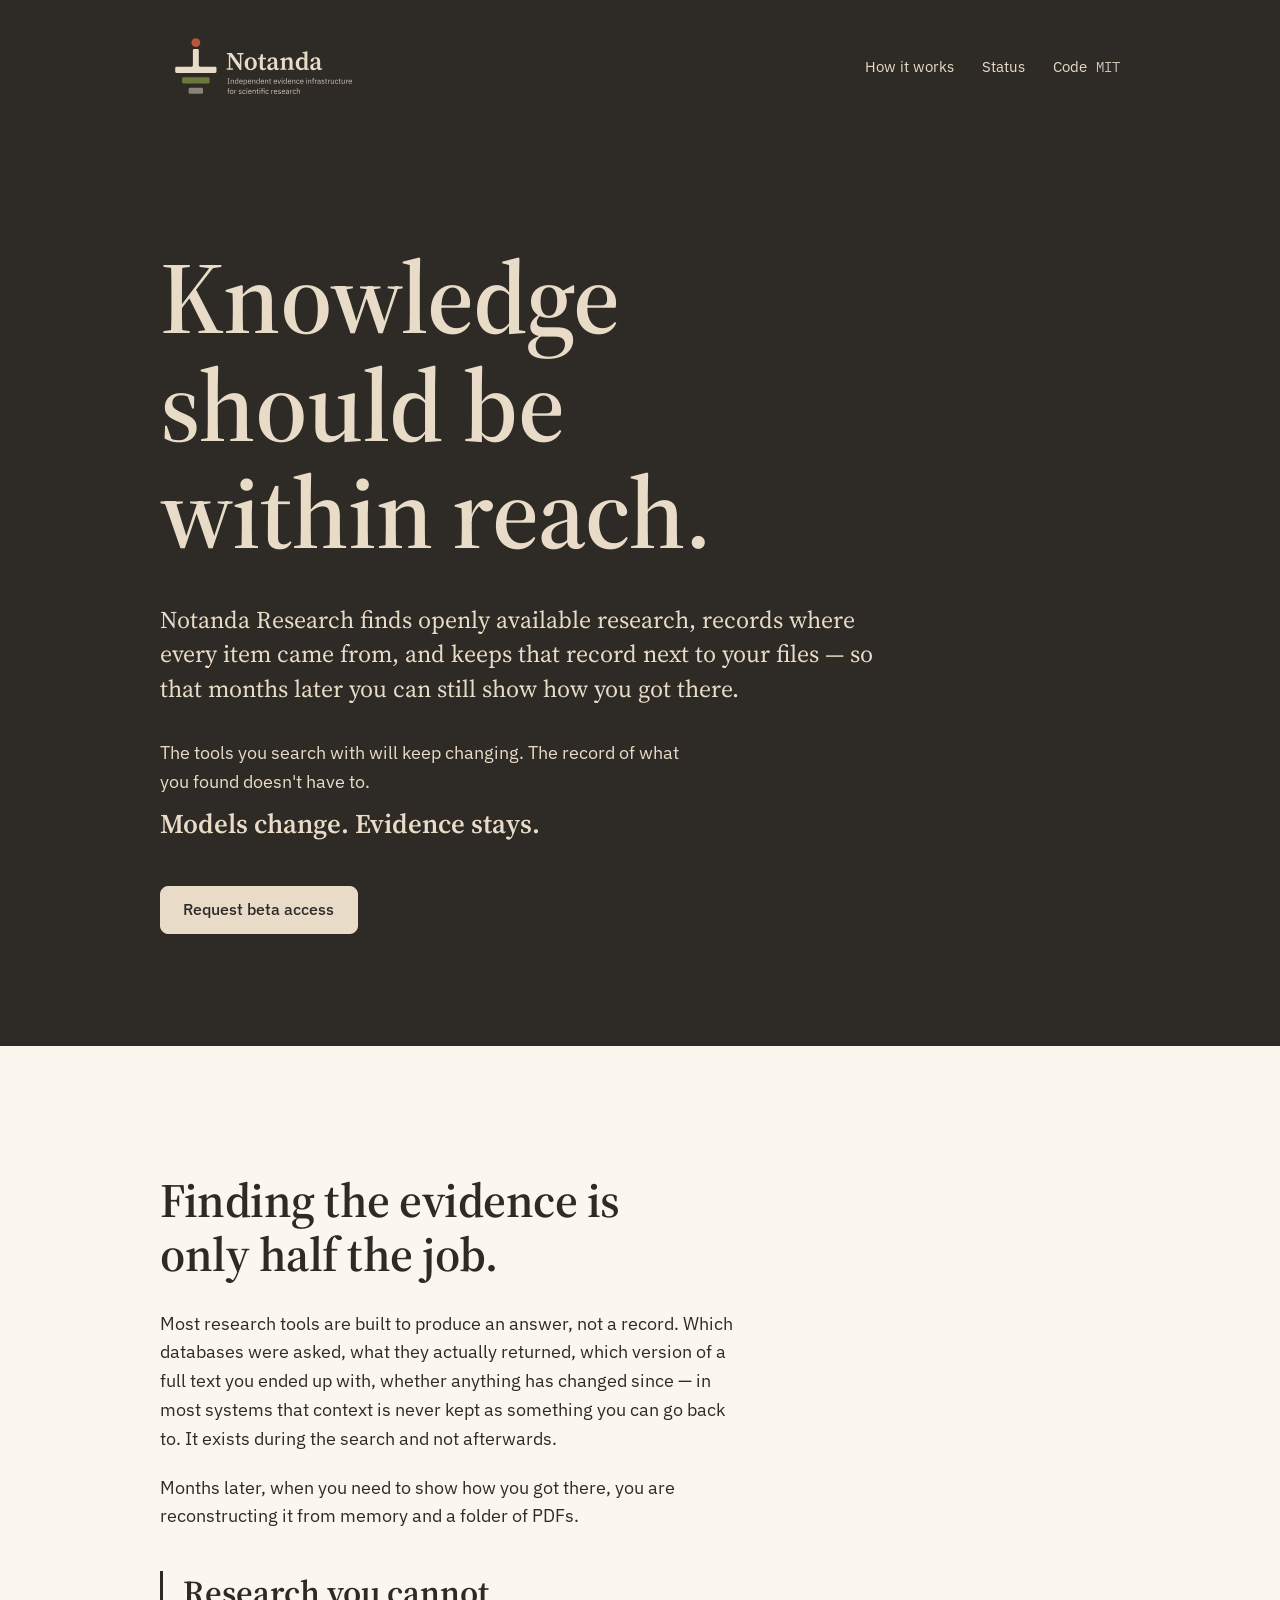
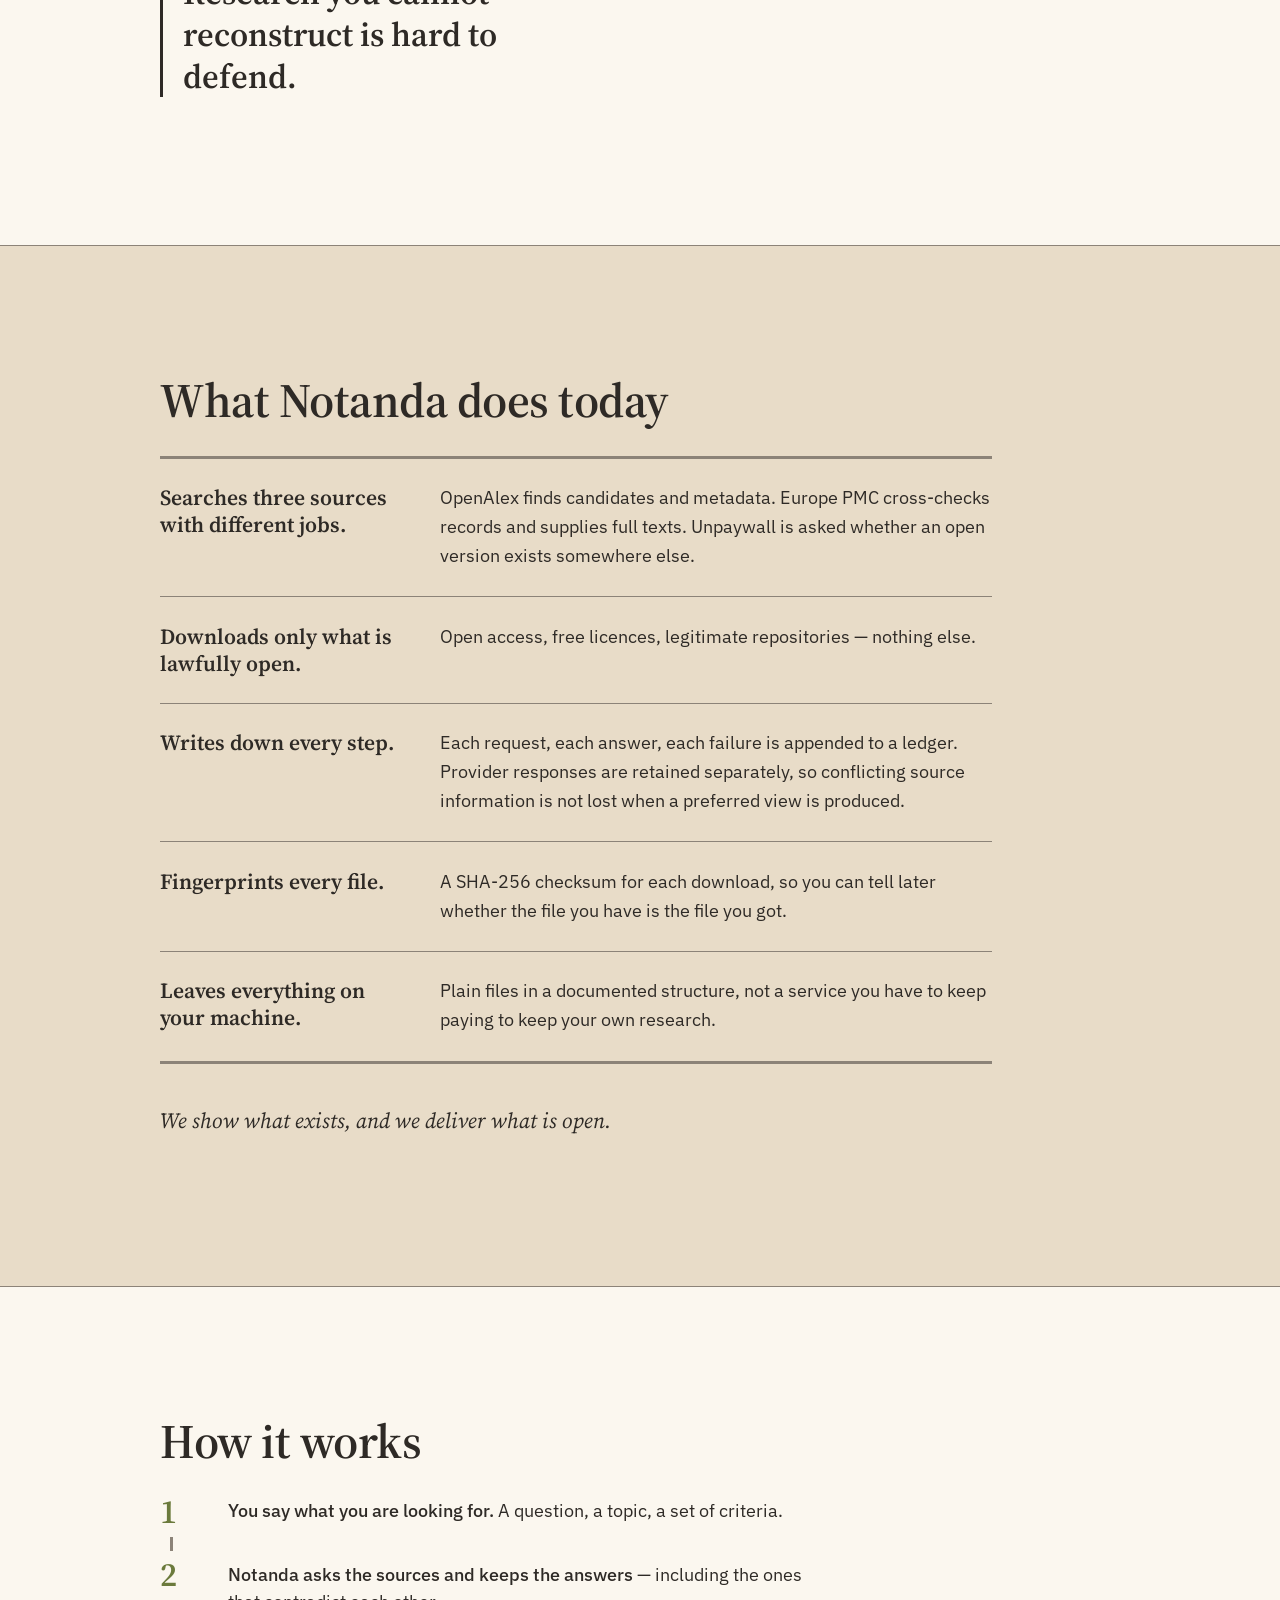
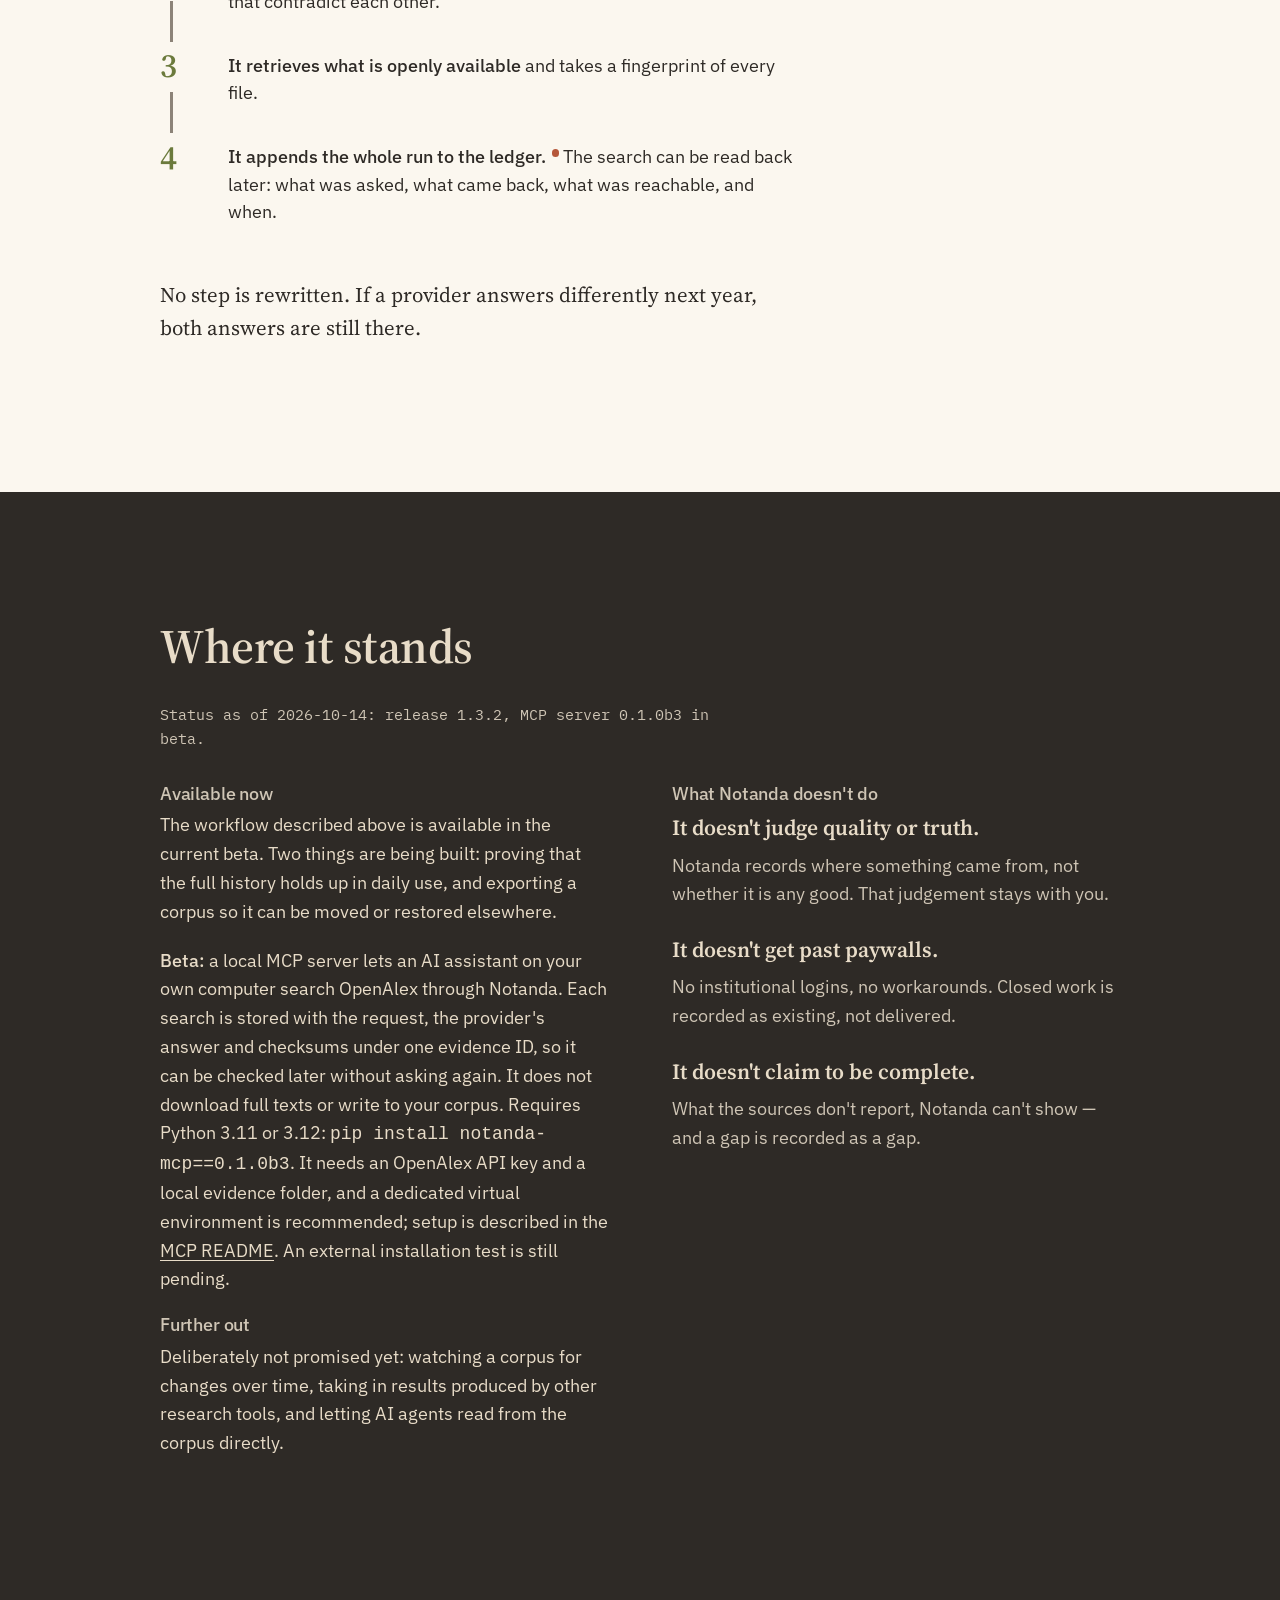
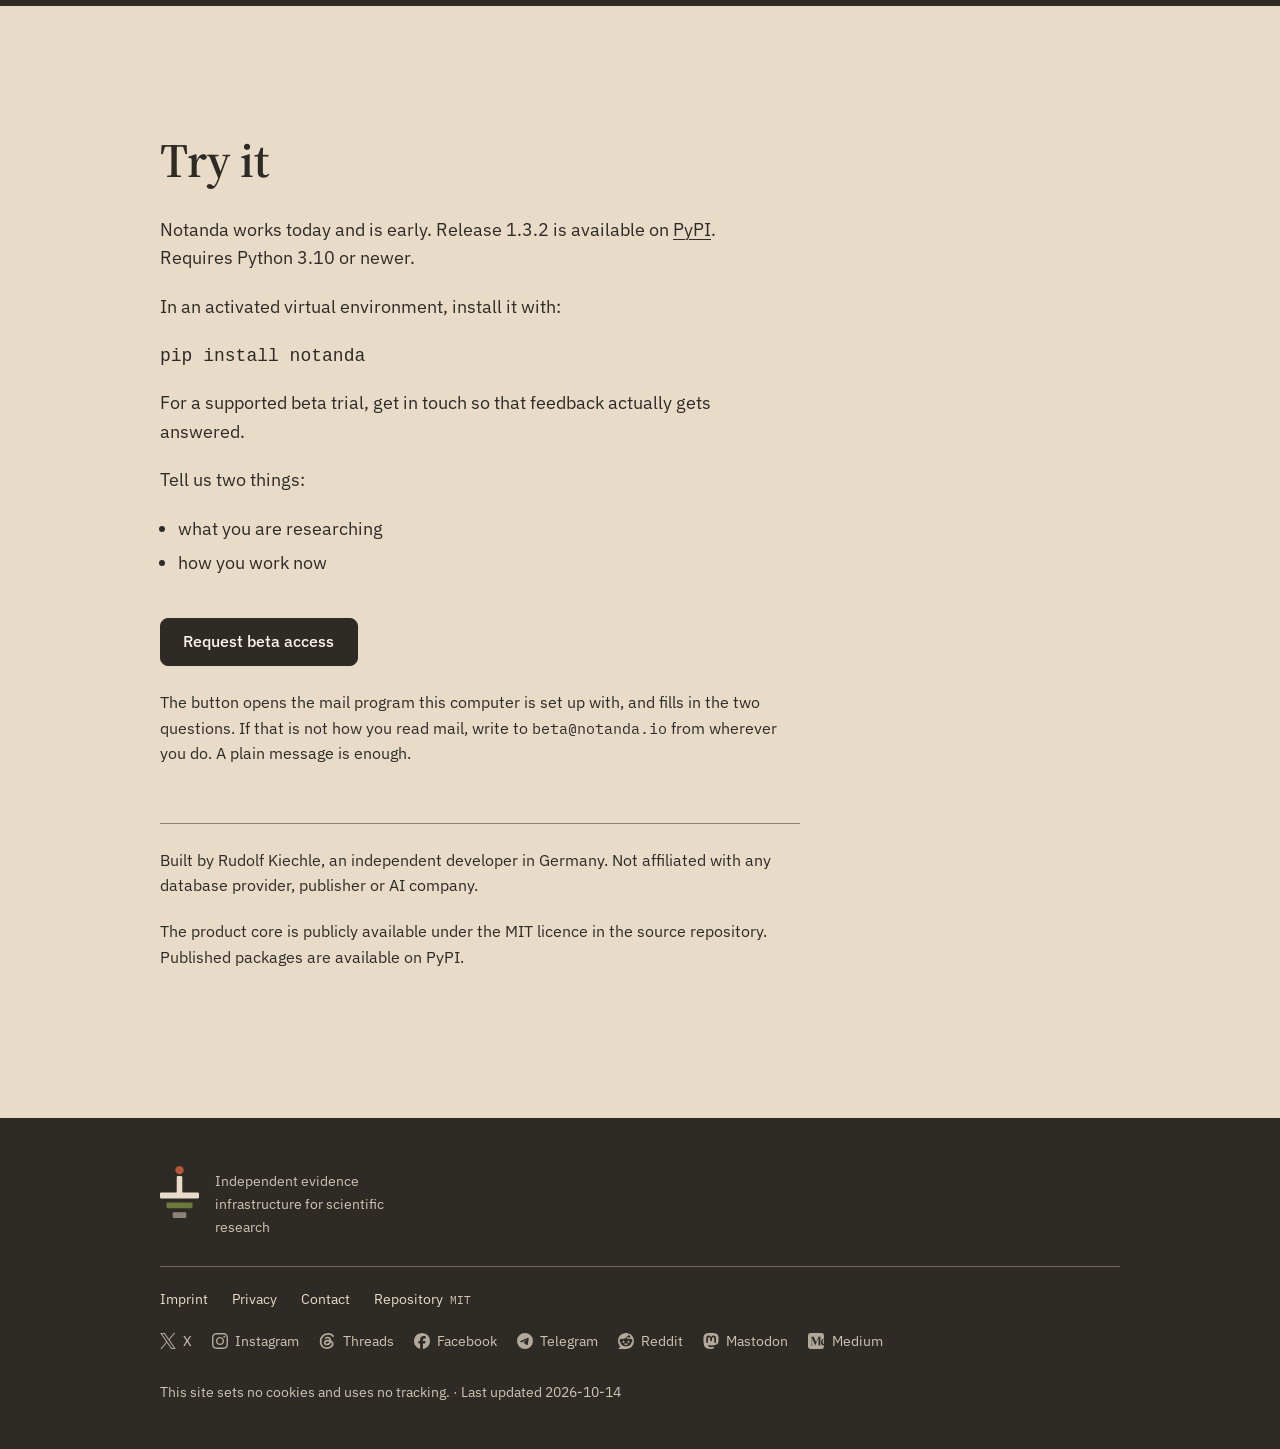
<file: index.html>
<!DOCTYPE html>
<html lang="en">
<head>
<meta charset="utf-8">
<meta name="viewport" content="width=device-width, initial-scale=1">
<title>Notanda Research — independent evidence infrastructure for scientific research</title>
<meta name="description" content="Notanda Research finds openly available research, records where every item came from, and keeps that record next to your files. Models change. Evidence stays.">
<meta property="og:title" content="Notanda Research — Knowledge should be within reach.">
<meta property="og:description" content="Independent evidence infrastructure for scientific research. Models change. Evidence stays.">
<meta property="og:type" content="website">
<meta property="og:url" content="https://notanda.io/">
<meta property="og:image" content="https://notanda.io/assets/notanda_avatar_512.png">
<meta name="theme-color" content="#2E2A26">
<link rel="icon" href="/favicon.ico" sizes="32x32 16x16">
<link rel="icon" href="/favicon.svg" type="image/svg+xml">
<link rel="apple-touch-icon" href="/notanda_avatar_180.png">
<link rel="stylesheet" href="styles.css">
<!--
NOTANDA LANDINGPAGE — Live-Stand V1.2, 2026-09-13
Inhalt: Inhaltskonzept V1.0 (unverändert). Marke: Leitbild V1.2.1, ÄV V1.1,
Emblem-Produktionspaket V1.0 (Originalassets, SHA-256-verifiziert gegen die
versiegelte SHA256SUMS im Repository docs/brand/Notanda_Emblem_Final_V1.0_2026-09-11),
Notanda Visual Application Guide V1 (Referenzimplementierung).
Keine externen Anfragen: Schriften unter /fonts (SIL OFL), kein ausgefuehrtes Script (ein JSON-LD-Datenblock), kein Tracking.

Capability-Aussagen am 2026-09-12 gegen Repository-Stand Release 1.2.0 verifiziert;
Versionsstand am 2026-09-23 auf Release 1.3.1 aktualisiert; Installation ueber PyPI ergaenzt.
Am 2026-09-26 MCP-Server notanda-mcp 0.1.0b1 (Beta) ergaenzt.
Am 2026-10-13 auf Release 1.3.2 und notanda-mcp 0.1.0b2 aktualisiert (PyPI geprueft).
Am 2026-10-14 MCP-Hinweis ergaenzt: eigene Umgebung, OpenAlex-Schluessel, Evidenzordner, Link auf MCP README.
Am 2026-10-14 auf notanda-mcp 0.1.0b3 aktualisiert (verlangt notanda==1.3.2; PyPI, Registry und Repository geprueft).
Repository ist jetzt oeffentlich (https://github.com/RudiRegenwurm/Open-Access-API-Harvester): Navigation und Footer verlinken direkt dorthin.
Der Produktkern ist unter MIT oeffentlich zugaenglich und als notanda auf PyPI veroeffentlicht.
Begleitete Beta-Tests werden weiterhin ueber beta@notanda.io vereinbart.

Nachtrag 2026-09-20: MIT-Hinweis sichtbarer gemacht (Rudolf Kiechles ausdruecklicher Auftrag,
Begruendung Reputation). Zwei Aenderungen, keine neue Aussage: (1) der bestehende MIT-Satz in der
Byline steht jetzt als eigener Absatz statt mitten im Fliesstext; (2) ein leiser "MIT"-Hinweis
neben den bestehenden Code-/Repository-Links in Kopf- und Fusszeile (.tag in styles.css).
-->
<script type="application/ld+json">
{"@context":"https://schema.org","@graph":[{"@type":"Organization","@id":"https://notanda.io/#organization","name":"Notanda Research","alternateName":"Notanda","url":"https://notanda.io/","logo":"https://notanda.io/assets/notanda_avatar_512.png","description":"Independent evidence infrastructure for scientific research.","address":{"@type":"PostalAddress","addressCountry":"DE"},"sameAs":["https://x.com/notandaresearch","https://instagram.com/notandaresearch","https://threads.com/@notandaresearch","https://www.facebook.com/notandaresearch","https://t.me/notandaresearch","https://reddit.com/user/notanda","https://mastodon.social/@notanda","https://medium.com/@notanda"]},{"@type":"WebSite","@id":"https://notanda.io/#website","url":"https://notanda.io/","name":"Notanda Research","inLanguage":"en","publisher":{"@id":"https://notanda.io/#organization"}}]}
</script>
</head>

<body>
<a class="skip" href="#main">Skip to content</a>

<header class="site">
<div class="wrap">
<a class="lockup" href="#">
<img src="assets/notanda_lockup_dunkel_pfade.svg" alt="Notanda Research — independent evidence infrastructure for scientific research" width="327" height="120">
</a>
<nav class="site" aria-label="Page">
<ul>
<li><a href="#how">How it works</a></li>
<li><a href="#status">Status</a></li>
<li><a href="https://github.com/RudiRegenwurm/Open-Access-API-Harvester">Code</a> <span class="tag">MIT</span></li>
</ul>
</nav>
</div>
</header>

<main id="main">

<!-- 1 · Hero / Mission -->
<section class="hero dark">
<div class="wrap">
<h1>Knowledge should be within reach.</h1>
<p class="lead">Notanda Research finds openly available research, records where every item came from, and keeps that record next to your files — so that months later you can still show how you got there.</p>
<p class="claim">The tools you search with will keep changing. The record of what you found doesn't have to.
<strong>Models change. Evidence stays.</strong></p>
<div class="actions">
<a class="btn btn-primary" href="#try">Request beta access</a>
</div>
</div>
</section>

<!-- 2 · Problem -->
<section class="problem">
<div class="wrap">
<h2>Finding the evidence is only half the job.</h2>
<p>Most research tools are built to produce an answer, not a record. Which databases were asked, what they actually returned, which version of a full text you ended up with, whether anything has changed since — in most systems that context is never kept as something you can go back to. It exists during the search and not afterwards.</p>
<p>Months later, when you need to show how you got there, you are reconstructing it from memory and a folder of PDFs.</p>
<p class="verdict">Research you cannot reconstruct is hard to defend.</p>
</div>
</section>

<!-- 3 · What Notanda does today -->
<section class="caps" id="today">
<div class="wrap">
<h2>What Notanda does today</h2>
<dl>
<div class="cap">
<dt>Searches three sources with different jobs.</dt>
<dd>OpenAlex finds candidates and metadata. Europe PMC cross-checks records and supplies full texts. Unpaywall is asked whether an open version exists somewhere else.</dd>
</div>
<div class="cap">
<dt>Downloads only what is lawfully open.</dt>
<dd>Open access, free licences, legitimate repositories — nothing else.</dd>
</div>
<div class="cap">
<dt>Writes down every step.</dt>
<dd>Each request, each answer, each failure is appended to a ledger. Provider responses are retained separately, so conflicting source information is not lost when a preferred view is produced.</dd>
</div>
<div class="cap">
<dt>Fingerprints every file.</dt>
<dd>A SHA-256 checksum for each download, so you can tell later whether the file you have is the file you got.</dd>
</div>
<div class="cap">
<dt>Leaves everything on your machine.</dt>
<dd>Plain files in a documented structure, not a service you have to keep paying to keep your own research.</dd>
</div>
</dl>
<p class="motto">We show what exists, and we deliver what is open.</p>
</div>
</section>

<!-- 4 · How it works -->
<section class="how" id="how">
<div class="wrap">
<h2>How it works</h2>
<ol class="steps">
<li><p><strong>You say what you are looking for.</strong> A question, a topic, a set of criteria.</p></li>
<li><p><strong>Notanda asks the sources and keeps the answers</strong> — including the ones that contradict each other.</p></li>
<li><p><strong>It retrieves what is openly available</strong> and takes a fingerprint of every file.</p></li>
<li><p><strong>It appends the whole run to the ledger.</strong><span class="nota-dot" role="img" aria-label="noted"></span> The search can be read back later: what was asked, what came back, what was reachable, and when.</p></li>
</ol>
<p class="coda">No step is rewritten. If a provider answers differently next year, both answers are still there.</p>
</div>
</section>

<!-- 5 · Where it stands · What it doesn't do -->
<section class="status dark" id="status">
<div class="wrap">
<h2>Where it stands</h2>
<p class="stamp">Status as of 2026-10-14: release 1.3.2, MCP server 0.1.0b3 in beta.</p>
<div class="split">
<div>
<h3>Available now</h3>
<p>The workflow described above is available in the current beta. Two things are being built: proving that the full history holds up in daily use, and exporting a corpus so it can be moved or restored elsewhere.</p>
<p><strong>Beta:</strong> a local MCP server lets an AI assistant on your own computer search OpenAlex through Notanda. Each search is stored with the request, the provider's answer and checksums under one evidence ID, so it can be checked later without asking again. It does not download full texts or write to your corpus. Requires Python 3.11 or 3.12: <code>pip install notanda-mcp==0.1.0b3</code>. It needs an OpenAlex API key and a local evidence folder, and a dedicated virtual environment is recommended; setup is described in the <a href="https://github.com/RudiRegenwurm/Open-Access-API-Harvester/tree/main/mcp">MCP README</a>. An external installation test is still pending.</p>
<h3>Further out</h3>
<p>Deliberately not promised yet: watching a corpus for changes over time, taking in results produced by other research tools, and letting AI agents read from the corpus directly.</p>
</div>
<div>
<h3>What Notanda doesn't do</h3>
<dl class="limits">
<dt>It doesn't judge quality or truth.</dt>
<dd>Notanda records where something came from, not whether it is any good. That judgement stays with you.</dd>
<dt>It doesn't get past paywalls.</dt>
<dd>No institutional logins, no workarounds. Closed work is recorded as existing, not delivered.</dd>
<dt>It doesn't claim to be complete.</dt>
<dd>What the sources don't report, Notanda can't show — and a gap is recorded as a gap.</dd>
</dl>
</div>
</div>
</div>
</section>

<!-- 6 · Try it -->
<section class="try" id="try">
<div class="wrap">
<h2>Try it</h2>
<p>Notanda works today and is early. Release 1.3.2 is available on <a href="https://pypi.org/project/notanda/">PyPI</a>. Requires Python 3.10 or newer.</p>
<p>In an activated virtual environment, install it with:</p>
<pre><code>pip install notanda</code></pre>
<p>For a supported beta trial, get in touch so that feedback actually gets answered.</p>
<p>Tell us two things:</p>
<ul class="ask">
<li>what you are researching</li>
<li>how you work now</li>
</ul>
<div class="actions">
<a class="btn btn-primary" href="mailto:beta@notanda.io?subject=Notanda%20beta%20access&body=Hello%2C%0D%0A%0D%0AI%20would%20like%20beta%20access%20to%20Notanda.%0D%0A%0D%0AWhat%20I%20am%20researching%3A%0D%0A%0D%0AHow%20I%20work%20now%3A%0D%0A">Request beta access</a>
</div>
<p class="fallback">The button opens the mail program this computer is set up with, and fills in the two questions. If that is not how you read mail, write to <span class="mail">beta@notanda.io</span> from wherever you do. A plain message is enough.</p>
<p class="byline">Built by Rudolf Kiechle, an independent developer in Germany. Not affiliated with any database provider, publisher or AI company.</p>
<p class="byline">The product core is publicly available under the MIT licence in the source repository. Published packages are available on PyPI.</p>
</div>
</section>

</main>

<footer class="site">
<div class="wrap">
<div class="foot-brand">
<img class="emblem" src="assets/notanda_emblem_farbig_dunkel.svg" alt="Notanda Research" width="700" height="944">
<p class="descriptor">Independent evidence infrastructure for scientific research</p>
</div>
<ul>
<li><a href="imprint.html">Imprint</a></li>
<li><a href="privacy.html">Privacy</a></li>
<li><a href="mailto:beta@notanda.io">Contact</a></li>
<li><a href="https://github.com/RudiRegenwurm/Open-Access-API-Harvester">Repository</a> <span class="tag">MIT</span></li>
</ul>
<!-- Icon-Pfade: simple-icons (CC0-1.0); Marken gehoeren den jeweiligen Anbietern. -->
<ul class="social">
<li><a href="https://x.com/notandaresearch" rel="me"><svg class="ico" viewBox="0 0 24 24" aria-hidden="true" focusable="false"><path d="M14.234 10.162 22.977 0h-2.072l-7.591 8.824L7.251 0H.258l9.168 13.343L.258 24H2.33l8.016-9.318L16.749 24h6.993zm-2.837 3.299-.929-1.329L3.076 1.56h3.182l5.965 8.532.929 1.329 7.754 11.09h-3.182z"/></svg><span>X</span></a></li>
<li><a href="https://instagram.com/notandaresearch" rel="me"><svg class="ico" viewBox="0 0 24 24" aria-hidden="true" focusable="false"><path d="M7.0301.084c-1.2768.0602-2.1487.264-2.911.5634-.7888.3075-1.4575.72-2.1228 1.3877-.6652.6677-1.075 1.3368-1.3802 2.127-.2954.7638-.4956 1.6365-.552 2.914-.0564 1.2775-.0689 1.6882-.0626 4.947.0062 3.2586.0206 3.6671.0825 4.9473.061 1.2765.264 2.1482.5635 2.9107.308.7889.72 1.4573 1.388 2.1228.6679.6655 1.3365 1.0743 2.1285 1.38.7632.295 1.6361.4961 2.9134.552 1.2773.056 1.6884.069 4.9462.0627 3.2578-.0062 3.668-.0207 4.9478-.0814 1.28-.0607 2.147-.2652 2.9098-.5633.7889-.3086 1.4578-.72 2.1228-1.3881.665-.6682 1.0745-1.3378 1.3795-2.1284.2957-.7632.4966-1.636.552-2.9124.056-1.2809.0692-1.6898.063-4.948-.0063-3.2583-.021-3.6668-.0817-4.9465-.0607-1.2797-.264-2.1487-.5633-2.9117-.3084-.7889-.72-1.4568-1.3876-2.1228C21.2982 1.33 20.628.9208 19.8378.6165 19.074.321 18.2017.1197 16.9244.0645 15.6471.0093 15.236-.005 11.977.0014 8.718.0076 8.31.0215 7.0301.0839m.1402 21.6932c-1.17-.0509-1.8053-.2453-2.2287-.408-.5606-.216-.96-.4771-1.3819-.895-.422-.4178-.6811-.8186-.9-1.378-.1644-.4234-.3624-1.058-.4171-2.228-.0595-1.2645-.072-1.6442-.079-4.848-.007-3.2037.0053-3.583.0607-4.848.05-1.169.2456-1.805.408-2.2282.216-.5613.4762-.96.895-1.3816.4188-.4217.8184-.6814 1.3783-.9003.423-.1651 1.0575-.3614 2.227-.4171 1.2655-.06 1.6447-.072 4.848-.079 3.2033-.007 3.5835.005 4.8495.0608 1.169.0508 1.8053.2445 2.228.408.5608.216.96.4754 1.3816.895.4217.4194.6816.8176.9005 1.3787.1653.4217.3617 1.056.4169 2.2263.0602 1.2655.0739 1.645.0796 4.848.0058 3.203-.0055 3.5834-.061 4.848-.051 1.17-.245 1.8055-.408 2.2294-.216.5604-.4763.96-.8954 1.3814-.419.4215-.8181.6811-1.3783.9-.4224.1649-1.0577.3617-2.2262.4174-1.2656.0595-1.6448.072-4.8493.079-3.2045.007-3.5825-.006-4.848-.0608M16.953 5.5864A1.44 1.44 0 1 0 18.39 4.144a1.44 1.44 0 0 0-1.437 1.4424M5.8385 12.012c.0067 3.4032 2.7706 6.1557 6.173 6.1493 3.4026-.0065 6.157-2.7701 6.1506-6.1733-.0065-3.4032-2.771-6.1565-6.174-6.1498-3.403.0067-6.156 2.771-6.1496 6.1738M8 12.0077a4 4 0 1 1 4.008 3.9921A3.9996 3.9996 0 0 1 8 12.0077"/></svg><span>Instagram</span></a></li>
<li><a href="https://threads.com/@notandaresearch" rel="me"><svg class="ico" viewBox="0 0 24 24" aria-hidden="true" focusable="false"><path d="M18.263 11.097c-.03-3.486-1.92-5.586-5.111-5.586-2.13 0-3.922.963-4.863 2.499l2.062 1.438c.535-.843 1.272-1.543 2.628-1.543 1.528 0 2.318.85 2.544 2.431a15 15 0 0 0-2.236-.173c-4.125 0-6.068 1.867-6.068 4.336s1.943 3.99 4.804 3.99c3.139 0 5.013-2.115 5.781-4.735.798.361 1.348 1.204 1.348 2.47 0 3.387-3.907 5.232-7.22 5.232-4.885 0-8.077-3.207-8.077-8.424 0-6.392 4.223-10.487 9.9-10.487 3.808 0 5.69 1.671 6.97 3.914l2.108-1.475C21.44 2.078 18.331 0 13.663 0 6.227 0 1.168 5.277 1.168 12.934c0 7 4.953 11.066 10.856 11.066 4.878 0 9.809-2.846 9.809-7.716 0-2.545-1.46-4.231-3.569-5.187m-6.33 4.855c-1.077 0-2.026-.512-2.026-1.453 0-1.483 1.822-1.934 3.606-1.934.678 0 1.34.045 1.927.173-.422 1.927-1.671 3.215-3.508 3.214Z"/></svg><span>Threads</span></a></li>
<li><a href="https://www.facebook.com/notandaresearch" rel="me"><svg class="ico" viewBox="0 0 24 24" aria-hidden="true" focusable="false"><path d="M9.101 23.691v-7.98H6.627v-3.667h2.474v-1.58c0-4.085 1.848-5.978 5.858-5.978.401 0 .955.042 1.468.103a8.68 8.68 0 0 1 1.141.195v3.325a8.623 8.623 0 0 0-.653-.036 26.805 26.805 0 0 0-.733-.009c-.707 0-1.259.096-1.675.309a1.686 1.686 0 0 0-.679.622c-.258.42-.374.995-.374 1.752v1.297h3.919l-.386 2.103-.287 1.564h-3.246v8.245C19.396 23.238 24 18.179 24 12.044c0-6.627-5.373-12-12-12s-12 5.373-12 12c0 5.628 3.874 10.35 9.101 11.647Z"/></svg><span>Facebook</span></a></li>
<li><a href="https://t.me/notandaresearch" rel="me"><svg class="ico" viewBox="0 0 24 24" aria-hidden="true" focusable="false"><path d="M11.944 0A12 12 0 0 0 0 12a12 12 0 0 0 12 12 12 12 0 0 0 12-12A12 12 0 0 0 12 0a12 12 0 0 0-.056 0zm4.962 7.224c.1-.002.321.023.465.14a.506.506 0 0 1 .171.325c.016.093.036.306.02.472-.18 1.898-.962 6.502-1.36 8.627-.168.9-.499 1.201-.82 1.23-.696.065-1.225-.46-1.9-.902-1.056-.693-1.653-1.124-2.678-1.8-1.185-.78-.417-1.21.258-1.91.177-.184 3.247-2.977 3.307-3.23.007-.032.014-.15-.056-.212s-.174-.041-.249-.024c-.106.024-1.793 1.14-5.061 3.345-.48.33-.913.49-1.302.48-.428-.008-1.252-.241-1.865-.44-.752-.245-1.349-.374-1.297-.789.027-.216.325-.437.893-.663 3.498-1.524 5.83-2.529 6.998-3.014 3.332-1.386 4.025-1.627 4.476-1.635z"/></svg><span>Telegram</span></a></li>
<li><a href="https://reddit.com/user/notanda" rel="me"><svg class="ico" viewBox="0 0 24 24" aria-hidden="true" focusable="false"><path d="M12 0C5.373 0 0 5.373 0 12c0 3.314 1.343 6.314 3.515 8.485l-2.286 2.286C.775 23.225 1.097 24 1.738 24H12c6.627 0 12-5.373 12-12S18.627 0 12 0Zm4.388 3.199c1.104 0 1.999.895 1.999 1.999 0 1.105-.895 2-1.999 2-.946 0-1.739-.657-1.947-1.539v.002c-1.147.162-2.032 1.15-2.032 2.341v.007c1.776.067 3.4.567 4.686 1.363.473-.363 1.064-.58 1.707-.58 1.547 0 2.802 1.254 2.802 2.802 0 1.117-.655 2.081-1.601 2.531-.088 3.256-3.637 5.876-7.997 5.876-4.361 0-7.905-2.617-7.998-5.87-.954-.447-1.614-1.415-1.614-2.538 0-1.548 1.255-2.802 2.803-2.802.645 0 1.239.218 1.712.585 1.275-.79 2.881-1.291 4.64-1.365v-.01c0-1.663 1.263-3.034 2.88-3.207.188-.911.993-1.595 1.959-1.595Zm-8.085 8.376c-.784 0-1.459.78-1.506 1.797-.047 1.016.64 1.429 1.426 1.429.786 0 1.371-.369 1.418-1.385.047-1.017-.553-1.841-1.338-1.841Zm7.406 0c-.786 0-1.385.824-1.338 1.841.047 1.017.634 1.385 1.418 1.385.785 0 1.473-.413 1.426-1.429-.046-1.017-.721-1.797-1.506-1.797Zm-3.703 4.013c-.974 0-1.907.048-2.77.135-.147.015-.241.168-.183.305.483 1.154 1.622 1.964 2.953 1.964 1.33 0 2.47-.81 2.953-1.964.057-.137-.037-.29-.184-.305-.863-.087-1.795-.135-2.769-.135Z"/></svg><span>Reddit</span></a></li>
<li><a href="https://mastodon.social/@notanda" rel="me"><svg class="ico" viewBox="0 0 24 24" aria-hidden="true" focusable="false"><path d="M23.268 5.313c-.35-2.578-2.617-4.61-5.304-5.004C17.51.242 15.792 0 11.813 0h-.03c-3.98 0-4.835.242-5.288.309C3.882.692 1.496 2.518.917 5.127.64 6.412.61 7.837.661 9.143c.074 1.874.088 3.745.26 5.611.118 1.24.325 2.47.62 3.68.55 2.237 2.777 4.098 4.96 4.857 2.336.792 4.849.923 7.256.38.265-.061.527-.132.786-.213.585-.184 1.27-.39 1.774-.753a.057.057 0 0 0 .023-.043v-1.809a.052.052 0 0 0-.02-.041.053.053 0 0 0-.046-.01 20.282 20.282 0 0 1-4.709.545c-2.73 0-3.463-1.284-3.674-1.818a5.593 5.593 0 0 1-.319-1.433.053.053 0 0 1 .066-.054c1.517.363 3.072.546 4.632.546.376 0 .75 0 1.125-.01 1.57-.044 3.224-.124 4.768-.422.038-.008.077-.015.11-.024 2.435-.464 4.753-1.92 4.989-5.604.008-.145.03-1.52.03-1.67.002-.512.167-3.63-.024-5.545zm-3.748 9.195h-2.561V8.29c0-1.309-.55-1.976-1.67-1.976-1.23 0-1.846.79-1.846 2.35v3.403h-2.546V8.663c0-1.56-.617-2.35-1.848-2.35-1.112 0-1.668.668-1.67 1.977v6.218H4.822V8.102c0-1.31.337-2.35 1.011-3.12.696-.77 1.608-1.164 2.74-1.164 1.311 0 2.302.5 2.962 1.498l.638 1.06.638-1.06c.66-.999 1.65-1.498 2.96-1.498 1.13 0 2.043.395 2.74 1.164.675.77 1.012 1.81 1.012 3.12z"/></svg><span>Mastodon</span></a></li>
<li><a href="https://medium.com/@notanda" rel="me"><svg class="ico" viewBox="0 0 24 24" aria-hidden="true" focusable="false"><path d="M4.21 0A4.201 4.201 0 0 0 0 4.21v15.58A4.201 4.201 0 0 0 4.21 24h15.58A4.201 4.201 0 0 0 24 19.79v-1.093c-.137.013-.278.02-.422.02-2.577 0-4.027-2.146-4.09-4.832a7.592 7.592 0 0 1 .022-.708c.093-1.186.475-2.241 1.105-3.022a3.885 3.885 0 0 1 1.395-1.1c.468-.237 1.127-.367 1.664-.367h.023c.101 0 .202.004.303.01V4.211A4.201 4.201 0 0 0 19.79 0Zm.198 5.583h4.165l3.588 8.435 3.59-8.435h3.864v.146l-.019.004c-.705.16-1.063.397-1.063 1.254h-.003l.003 10.274c.06.676.424.885 1.063 1.03l.02.004v.145h-4.923v-.145l.019-.005c.639-.144.994-.353 1.054-1.03V7.267l-4.745 11.15h-.261L6.15 7.569v9.445c0 .857.358 1.094 1.063 1.253l.02.004v.147H4.405v-.147l.019-.004c.705-.16 1.065-.397 1.065-1.253V6.987c0-.857-.358-1.094-1.064-1.254l-.018-.004zm19.25 3.668c-1.086.023-1.733 1.323-1.813 3.124H24V9.298a1.378 1.378 0 0 0-.342-.047Zm-1.862 3.632c-.1 1.756.86 3.239 2.204 3.634v-3.634z"/></svg><span>Medium</span></a></li>
</ul>
<p>This site sets no cookies and uses no tracking. &middot; Last&nbsp;updated&nbsp;2026-10-14</p>
</div>
</footer>
</body>
</html>
</file>
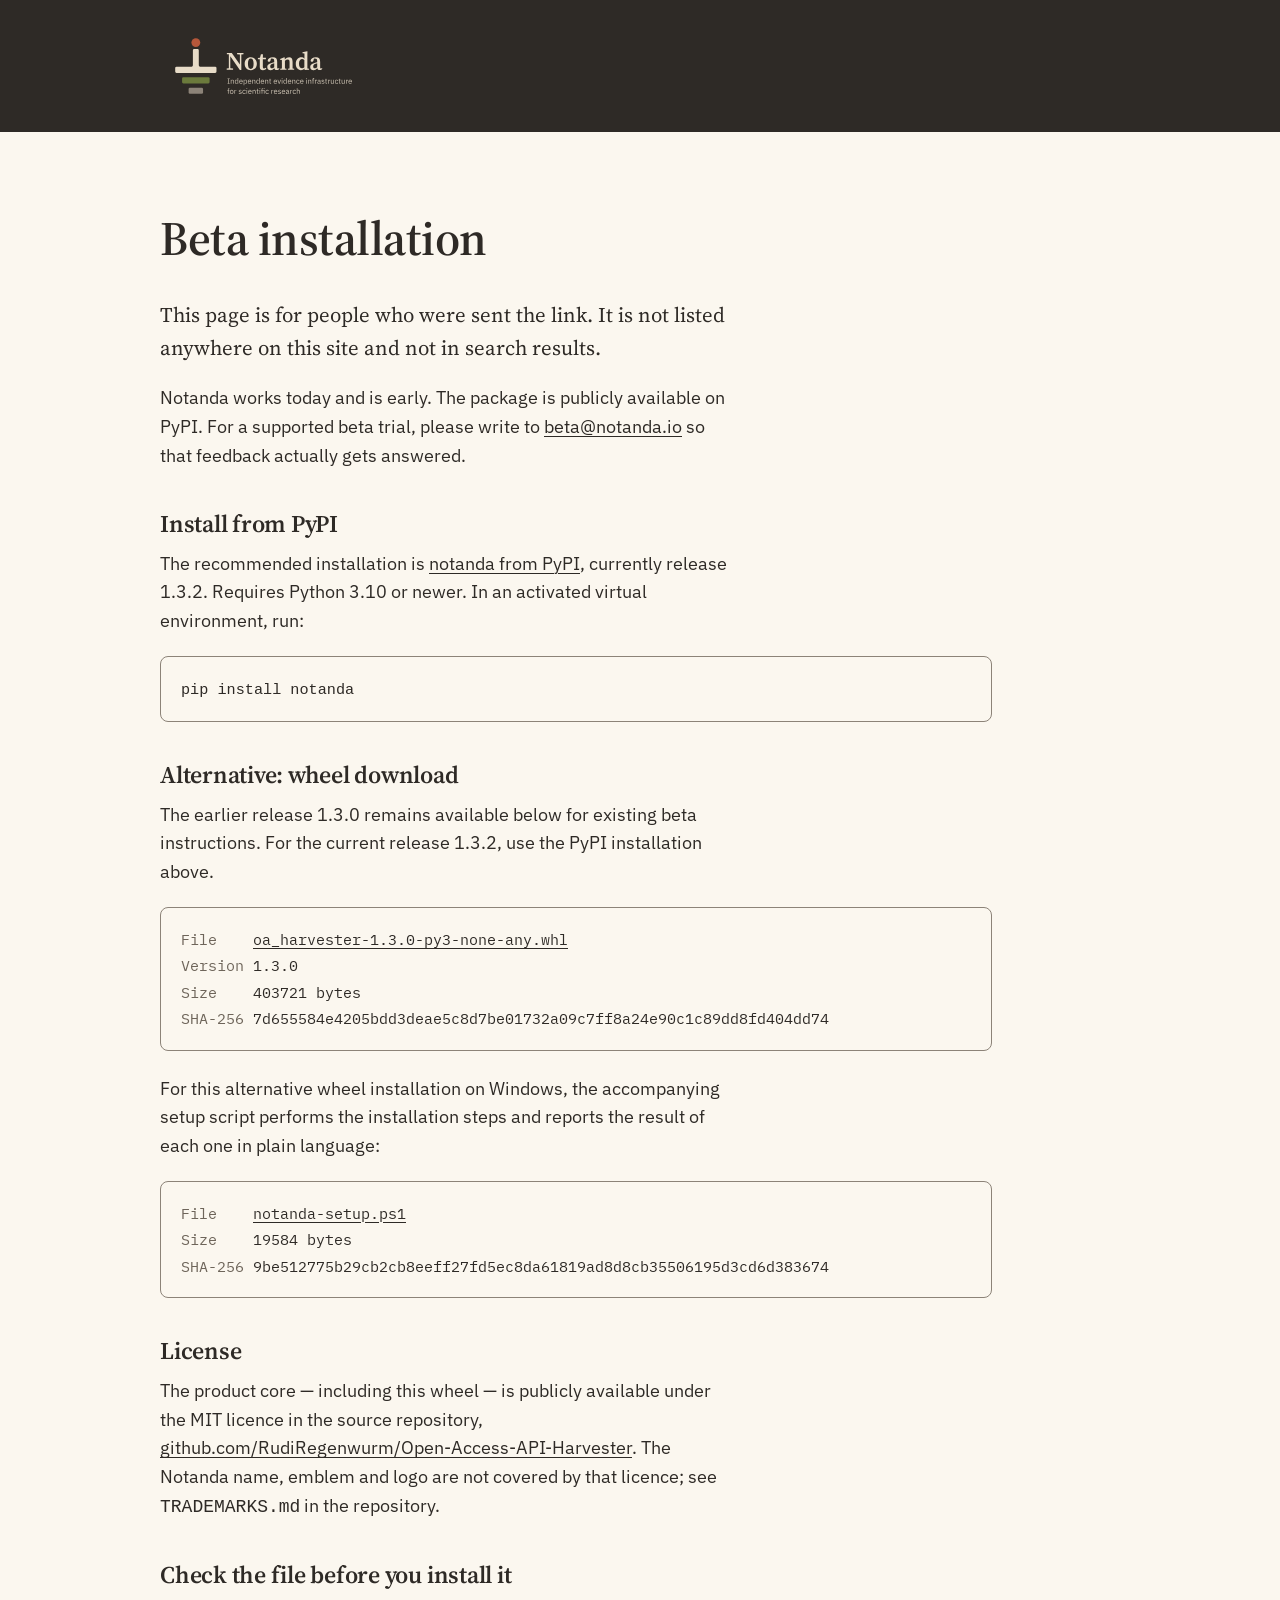
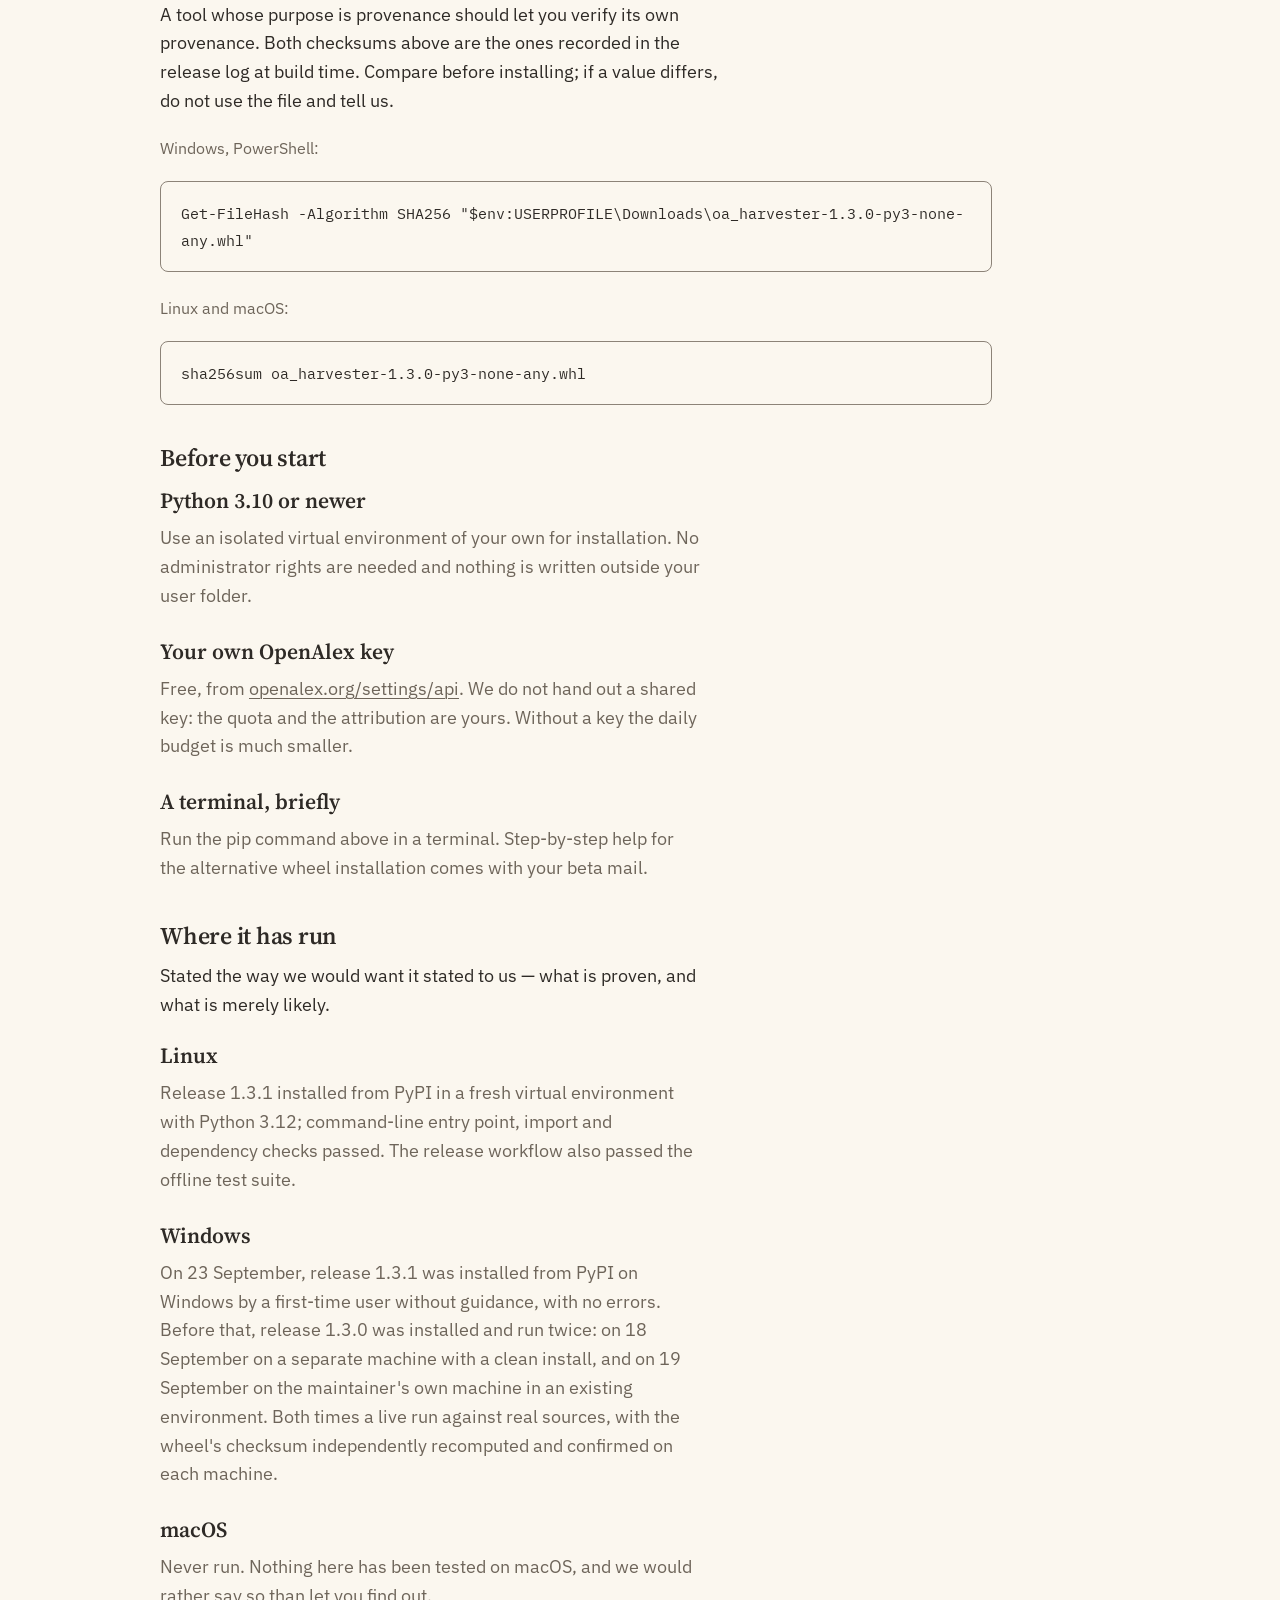
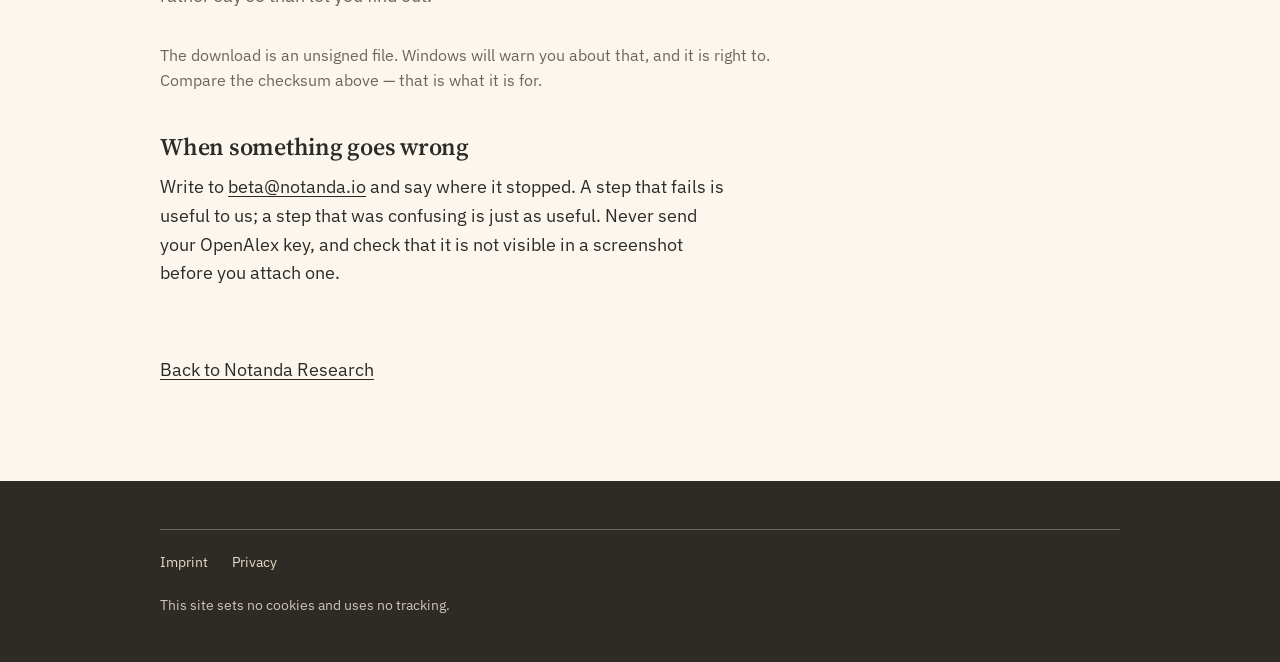
<file: beta-bb187a/index.html>
<!DOCTYPE html>
<html lang="en">
<head>
<meta charset="utf-8">
<meta name="viewport" content="width=device-width, initial-scale=1">
<title>Beta installation — Notanda Research</title>
<meta name="robots" content="noindex, nofollow">
<link rel="icon" href="../favicon.svg" type="image/svg+xml">
<link rel="icon" href="../favicon.ico" sizes="32x32">
<link rel="apple-touch-icon" href="../notanda_avatar_180.png">
<link rel="stylesheet" href="../styles.css">
<!-- Nicht verlinkte Beta-Seite. Nicht in der Sitemap, noindex gesetzt.
     Die Adresse wird ausschliesslich in persoenlichen Antworten weitergegeben. -->
<style>
  /* Seitenlokale Regeln. styles.css bleibt unberuehrt.
     Spezifitaet: .page p schlaegt eine einzelne Klasse — deshalb .page p.fact. */
  .page p.lede { font-family: var(--serif); font-size: 1.3rem; max-width: 30em; }
  .page h2 { max-width: 30ch; }

  .page p.fact,
  .page .cmd {
    font-family: var(--mono); font-size: .95rem; line-height: 1.75;
    border: 1px solid var(--grey); border-radius: var(--r-m);
    padding: 1.1rem 1.25rem; margin: 0 0 1.5rem;
    max-width: var(--measure-wide); overflow-wrap: anywhere;
  }
  .page p.fact span { color: var(--muted); white-space: nowrap; }
  .page .cmd { white-space: pre-wrap; }

  /* .limits stammt aus der dunklen Statuszone der Startseite und traegt dort
     Warmgrau hell. Auf hellem Grund waere das 1,6:1 — hier Warmgrau dunkel. */
  .page .limits dd { color: var(--muted); }

  .page p.quiet { color: var(--muted); font-size: 1rem; max-width: 40em; }
  .page .after-list { margin-top: 2rem; }
</style>
</head>
<body>
<a class="skip" href="#main">Skip to content</a>
<header class="site">
  <div class="wrap">
    <a class="lockup" href="../index.html">
      <img src="../assets/notanda_lockup_dunkel_pfade.svg" alt="Notanda Research — independent evidence infrastructure for scientific research" width="327" height="120">
    </a>
  </div>
</header>
<main id="main" class="page">
  <div class="wrap">
    <h1>Beta installation</h1>

    <p class="lede">This page is for people who were sent the link. It is not listed anywhere on this site and not in search results.</p>

    <p>Notanda works today and is early. The package is publicly available on PyPI. For a supported beta trial, please write to <a href="mailto:beta@notanda.io?subject=Notanda%20beta%20access">beta@notanda.io</a> so that feedback actually gets answered.</p>

    <h2>Install from PyPI</h2>
    <p>The recommended installation is <a href="https://pypi.org/project/notanda/">notanda from PyPI</a>, currently release 1.3.2. Requires Python 3.10 or newer. In an activated virtual environment, run:</p>
    <pre class="cmd"><code>pip install notanda</code></pre>

    <h2>Alternative: wheel download</h2>
    <p>The earlier release 1.3.0 remains available below for existing beta instructions. For the current release 1.3.2, use the PyPI installation above.</p>

    <p class="fact"><span>File&nbsp;&nbsp;&nbsp;&nbsp;</span><a href="oa_harvester-1.3.0-py3-none-any.whl" download>oa_harvester-1.3.0-py3-none-any.whl</a><br>
    <span>Version&nbsp;</span>1.3.0<br>
    <span>Size&nbsp;&nbsp;&nbsp;&nbsp;</span>403721 bytes<br>
    <span>SHA-256&nbsp;</span>7d655584e4205bdd3deae5c8d7be01732a09c7ff8a24e90c1c89dd8fd404dd74</p>

    <p>For this alternative wheel installation on Windows, the accompanying setup script performs the installation steps and reports the result of each one in plain language:</p>

    <p class="fact"><span>File&nbsp;&nbsp;&nbsp;&nbsp;</span><a href="notanda-setup.ps1" download>notanda-setup.ps1</a><br>
    <span>Size&nbsp;&nbsp;&nbsp;&nbsp;</span>19584 bytes<br>
    <span>SHA-256&nbsp;</span>9be512775b29cb2cb8eeff27fd5ec8da61819ad8d8cb35506195d3cd6d383674</p>

    <h2>License</h2>

    <p>The product core — including this wheel — is publicly available under the MIT licence in the source repository, <a href="https://github.com/RudiRegenwurm/Open-Access-API-Harvester">github.com/RudiRegenwurm/Open-Access-API-Harvester</a>. The Notanda name, emblem and logo are not covered by that licence; see <code>TRADEMARKS.md</code> in the repository.</p>

    <h2>Check the file before you install it</h2>

    <p>A tool whose purpose is provenance should let you verify its own provenance. Both checksums above are the ones recorded in the release log at build time. Compare before installing; if a value differs, do not use the file and tell us.</p>

    <p class="quiet">Windows, PowerShell:</p>
    <div class="cmd">Get-FileHash -Algorithm SHA256 "$env:USERPROFILE\Downloads\oa_harvester-1.3.0-py3-none-any.whl"</div>

    <p class="quiet">Linux and macOS:</p>
    <div class="cmd">sha256sum oa_harvester-1.3.0-py3-none-any.whl</div>

    <h2>Before you start</h2>

    <dl class="limits">
      <dt>Python 3.10 or newer</dt>
      <dd>Use an isolated virtual environment of your own for installation. No administrator rights are needed and nothing is written outside your user folder.</dd>
      <dt>Your own OpenAlex key</dt>
      <dd>Free, from <a href="https://openalex.org/settings/api">openalex.org/settings/api</a>. We do not hand out a shared key: the quota and the attribution are yours. Without a key the daily budget is much smaller.</dd>
      <dt>A terminal, briefly</dt>
      <dd>Run the pip command above in a terminal. Step-by-step help for the alternative wheel installation comes with your beta mail.</dd>
    </dl>

    <h2>Where it has run</h2>

    <p>Stated the way we would want it stated to us — what is proven, and what is merely likely.</p>

    <dl class="limits">
      <dt>Linux</dt>
      <dd>Release 1.3.1 installed from PyPI in a fresh virtual environment with Python 3.12; command-line entry point, import and dependency checks passed. The release workflow also passed the offline test suite.</dd>
      <dt>Windows</dt>
      <dd>On 23 September, release 1.3.1 was installed from PyPI on Windows by a first-time user without guidance, with no errors. Before that, release 1.3.0 was installed and run twice: on 18 September on a separate machine with a clean install, and on 19 September on the maintainer's own machine in an existing environment. Both times a live run against real sources, with the wheel's checksum independently recomputed and confirmed on each machine.</dd>
      <dt>macOS</dt>
      <dd>Never run. Nothing here has been tested on macOS, and we would rather say so than let you find out.</dd>
    </dl>

    <p class="quiet after-list">The download is an unsigned file. Windows will warn you about that, and it is right to. Compare the checksum above — that is what it is for.</p>

    <h2>When something goes wrong</h2>

    <p>Write to <a href="mailto:beta@notanda.io?subject=Notanda%20beta%20—%20problem%20report">beta@notanda.io</a> and say where it stopped. A step that fails is useful to us; a step that was confusing is just as useful. Never send your OpenAlex key, and check that it is not visible in a screenshot before you attach one.</p>

    <a class="back" href="../index.html">Back to Notanda Research</a>
  </div>
</main>
<footer class="site">
  <div class="wrap">
    <ul>
      <li><a href="../imprint.html">Imprint</a></li>
      <li><a href="../privacy.html">Privacy</a></li>
    </ul>
    <p>This site sets no cookies and uses no tracking.</p>
  </div>
</footer>
</body>
</html>
</file>
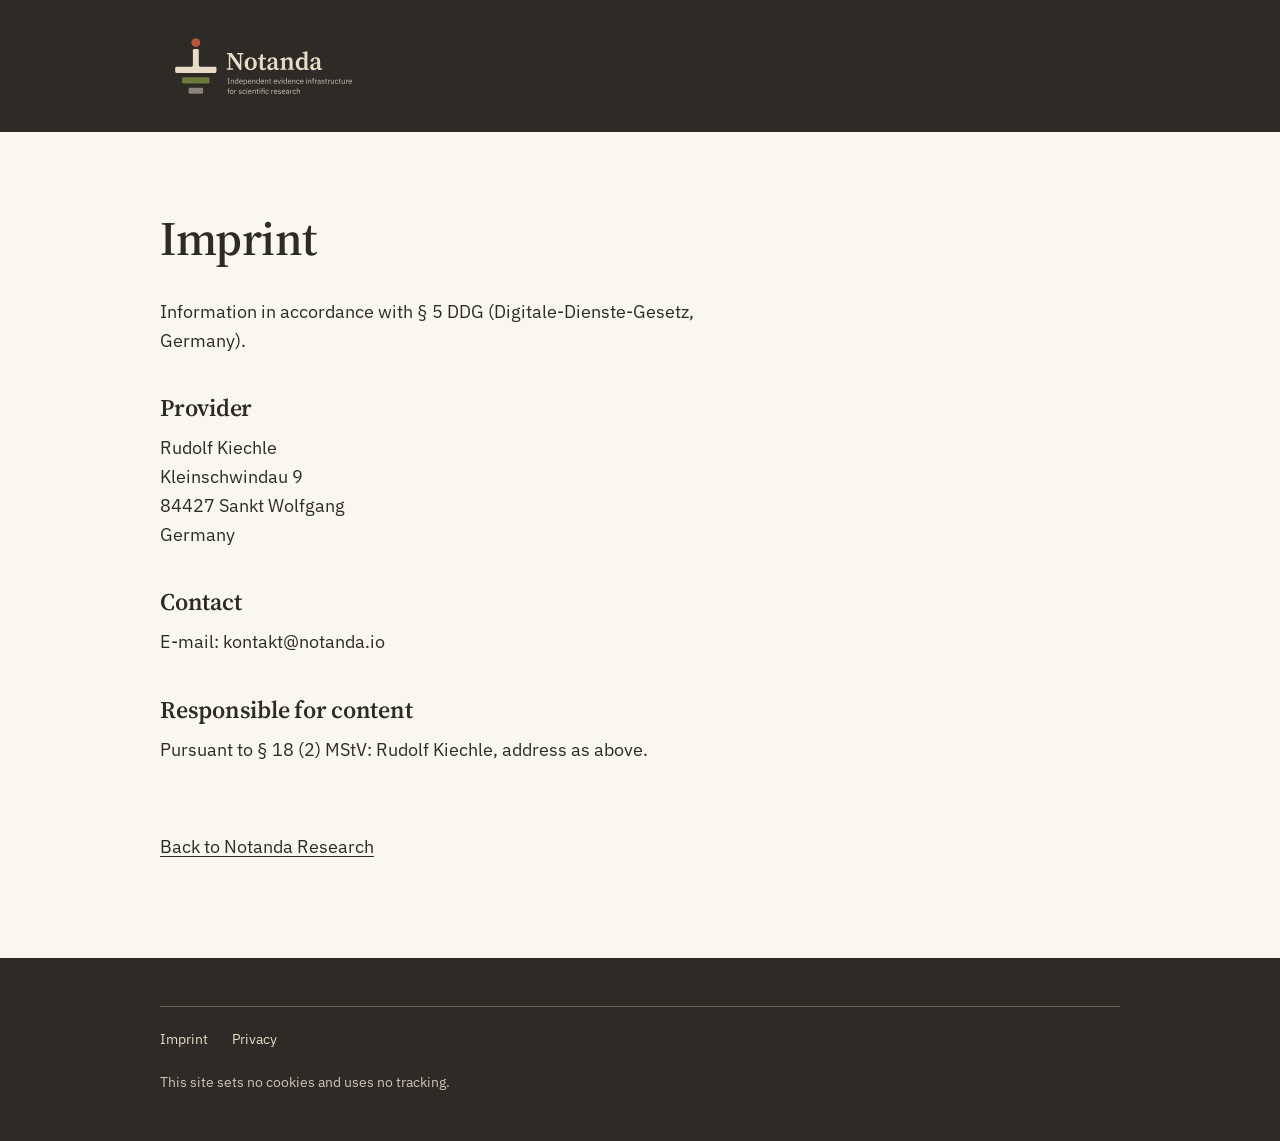
<file: imprint.html>
<!DOCTYPE html>
<html lang="en">
<head>
<meta charset="utf-8">
<meta name="viewport" content="width=device-width, initial-scale=1">
<title>Imprint — Notanda Research</title>
<meta name="robots" content="noindex">
<link rel="icon" href="favicon.svg" type="image/svg+xml">
<link rel="icon" href="favicon.ico" sizes="32x32">
<link rel="apple-touch-icon" href="notanda_avatar_180.png">
<link rel="stylesheet" href="styles.css">
<!-- Pflichtangaben nach § 5 DDG und § 18 Abs. 2 MStV. -->
</head>
<body>
<a class="skip" href="#main">Skip to content</a>
<header class="site">
  <div class="wrap">
    <a class="lockup" href="index.html">
      <img src="assets/notanda_lockup_dunkel_pfade.svg" alt="Notanda Research — independent evidence infrastructure for scientific research" width="327" height="120">
    </a>
  </div>
</header>
<main id="main" class="page">
  <div class="wrap">
    <h1>Imprint</h1>
    <p>Information in accordance with § 5 DDG (Digitale-Dienste-Gesetz, Germany).</p>

    <h2>Provider</h2>
    <p>Rudolf Kiechle<br>
       Kleinschwindau 9<br>
       84427 Sankt Wolfgang<br>
       Germany</p>

    <h2>Contact</h2>
    <p>E-mail: kontakt@notanda.io</p>

    <h2>Responsible for content</h2>
    <p>Pursuant to § 18 (2) MStV: Rudolf Kiechle, address as above.</p>

    <!-- Kein Abschnitt "VAT ID": kein Unternehmen angemeldet, keine USt-IdNr. vorhanden. -->

    <a class="back" href="index.html">Back to Notanda Research</a>
  </div>
</main>
<footer class="site">
  <div class="wrap">
    <ul>
      <li><a href="imprint.html">Imprint</a></li>
      <li><a href="privacy.html">Privacy</a></li>
    </ul>
    <p>This site sets no cookies and uses no tracking.</p>
  </div>
</footer>
</body>
</html>
</file>
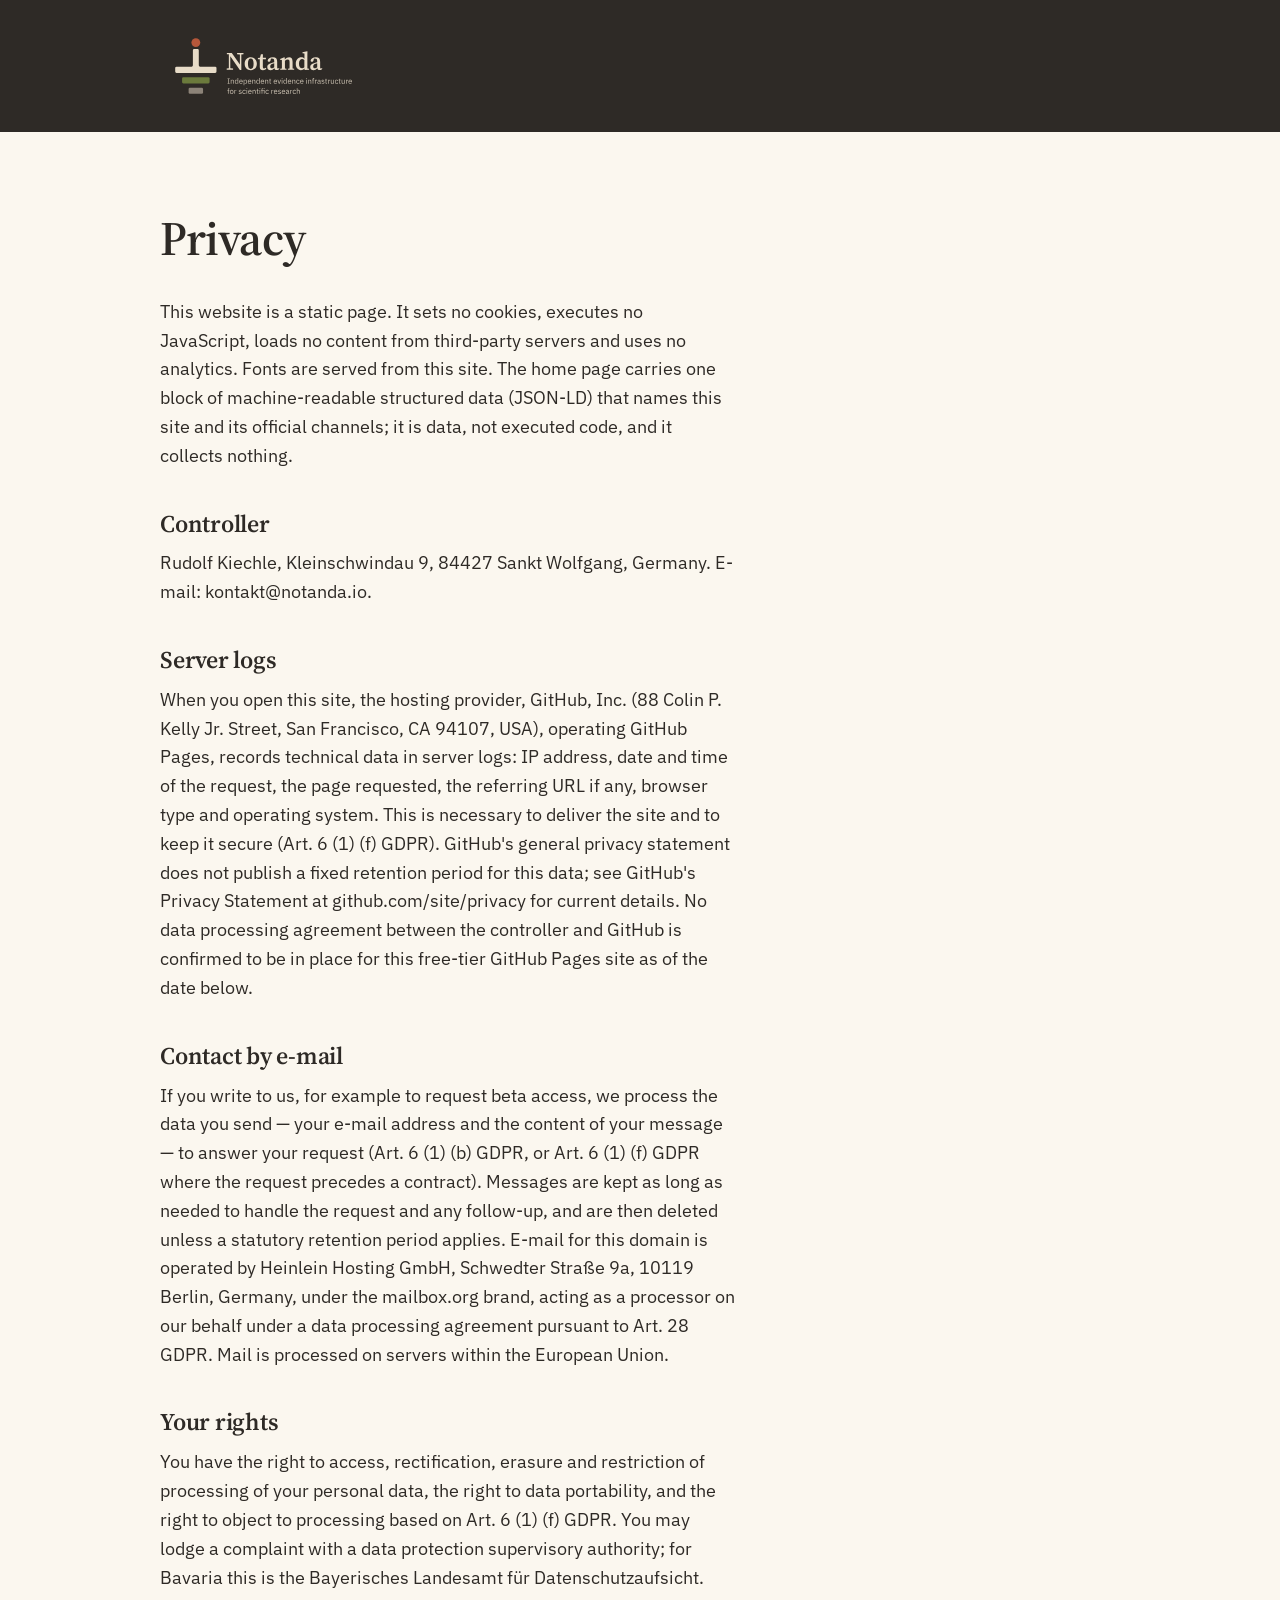
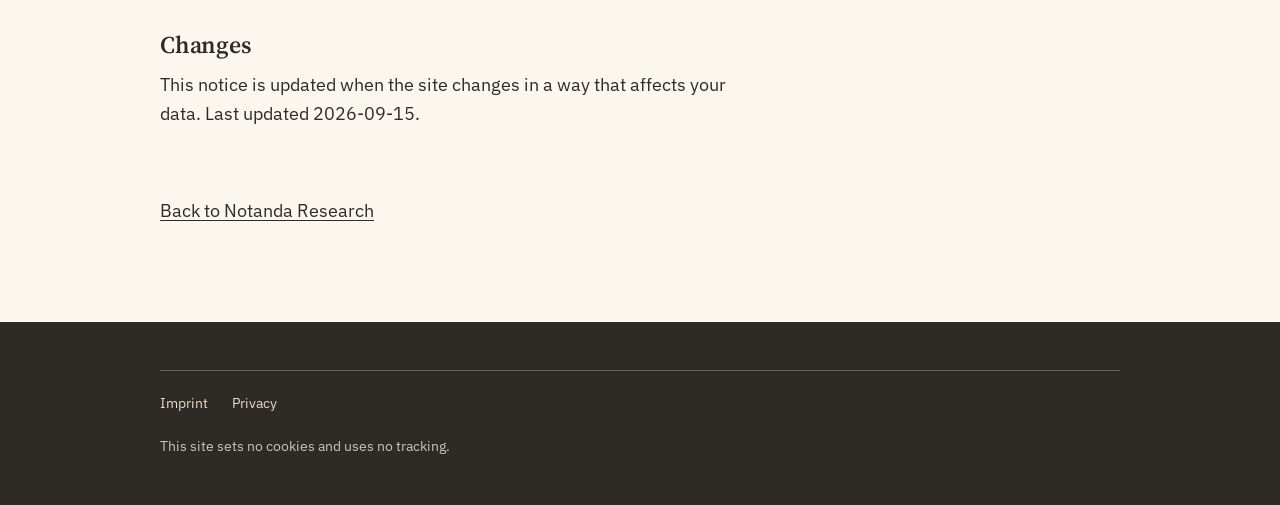
<file: privacy.html>
<!DOCTYPE html>
<html lang="en">
<head>
<meta charset="utf-8">
<meta name="viewport" content="width=device-width, initial-scale=1">
<title>Privacy — Notanda Research</title>
<meta name="robots" content="noindex">
<link rel="icon" href="favicon.svg" type="image/svg+xml">
<link rel="icon" href="favicon.ico" sizes="32x32">
<link rel="apple-touch-icon" href="notanda_avatar_180.png">
<link rel="stylesheet" href="styles.css">
<!-- Datenschutzerklärung für eine statische Seite ohne Cookies, Scripte und Drittinhalte. -->
</head>
<body>
<a class="skip" href="#main">Skip to content</a>
<header class="site">
  <div class="wrap">
    <a class="lockup" href="index.html">
      <img src="assets/notanda_lockup_dunkel_pfade.svg" alt="Notanda Research — independent evidence infrastructure for scientific research" width="327" height="120">
    </a>
  </div>
</header>
<main id="main" class="page">
  <div class="wrap">
    <h1>Privacy</h1>
    <p>This website is a static page. It sets no cookies, executes no JavaScript, loads no content from third-party servers and uses no analytics. Fonts are served from this site. The home page carries one block of machine-readable structured data (JSON-LD) that names this site and its official channels; it is data, not executed code, and it collects nothing.</p>

    <h2>Controller</h2>
    <p>Rudolf Kiechle, Kleinschwindau 9, 84427 Sankt Wolfgang, Germany. E-mail: kontakt@notanda.io.</p>

    <h2>Server logs</h2>
    <p>When you open this site, the hosting provider, GitHub, Inc. (88 Colin P. Kelly Jr. Street, San Francisco, CA 94107, USA), operating GitHub Pages, records technical data in server logs: IP address, date and time of the request, the page requested, the referring URL if any, browser type and operating system. This is necessary to deliver the site and to keep it secure (Art. 6 (1) (f) GDPR). GitHub's general privacy statement does not publish a fixed retention period for this data; see GitHub's Privacy Statement at github.com/site/privacy for current details. No data processing agreement between the controller and GitHub is confirmed to be in place for this free-tier GitHub Pages site as of the date below.</p>

    <h2>Contact by e-mail</h2>
    <p>If you write to us, for example to request beta access, we process the data you send — your e-mail address and the content of your message — to answer your request (Art. 6 (1) (b) GDPR, or Art. 6 (1) (f) GDPR where the request precedes a contract). Messages are kept as long as needed to handle the request and any follow-up, and are then deleted unless a statutory retention period applies. E-mail for this domain is operated by Heinlein Hosting GmbH, Schwedter Straße 9a, 10119 Berlin, Germany, under the mailbox.org brand, acting as a processor on our behalf under a data processing agreement pursuant to Art. 28 GDPR. Mail is processed on servers within the European Union.</p>

    <h2>Your rights</h2>
    <p>You have the right to access, rectification, erasure and restriction of processing of your personal data, the right to data portability, and the right to object to processing based on Art. 6 (1) (f) GDPR. You may lodge a complaint with a data protection supervisory authority; for Bavaria this is the Bayerisches Landesamt für Datenschutzaufsicht.</p>

    <h2>Changes</h2>
    <p>This notice is updated when the site changes in a way that affects your data. Last updated 2026-09-15.</p>

    <a class="back" href="index.html">Back to Notanda Research</a>
  </div>
</main>
<footer class="site">
  <div class="wrap">
    <ul>
      <li><a href="imprint.html">Imprint</a></li>
      <li><a href="privacy.html">Privacy</a></li>
    </ul>
    <p>This site sets no cookies and uses no tracking.</p>
  </div>
</footer>
</body>
</html>
</file>
<file: styles.css>
/* Notanda — styles.css
   Marken-Tokens aus Markenfundament V1 + Änderungsvorschlag V1.1 (Nebentextfarben);
   Anwendungsregeln aus dem Notanda Visual Application Guide V1 (12.09.2026).
   Kontraste nach WCAG AA geprüft. Schriften selbst gehostet (SIL OFL), keine externen Anfragen. */

@font-face {
  font-family: "Source Serif 4";
  font-style: normal;
  font-weight: 200 900;
  font-display: swap;
  src: url("fonts/source-serif-4-latin-wght-normal.woff2") format("woff2-variations");
}
@font-face {
  font-family: "Source Serif 4";
  font-style: italic;
  font-weight: 200 900;
  font-display: swap;
  src: url("fonts/source-serif-4-latin-wght-italic.woff2") format("woff2-variations");
}
@font-face {
  font-family: "IBM Plex Sans";
  font-style: normal;
  font-weight: 400;
  font-display: swap;
  src: url("fonts/ibm-plex-sans-latin-400-normal.woff2") format("woff2");
}
@font-face {
  font-family: "IBM Plex Sans";
  font-style: normal;
  font-weight: 500;
  font-display: swap;
  src: url("fonts/ibm-plex-sans-latin-500-normal.woff2") format("woff2");
}
@font-face {
  font-family: "IBM Plex Sans";
  font-style: italic;
  font-weight: 400;
  font-display: swap;
  src: url("fonts/ibm-plex-sans-latin-400-italic.woff2") format("woff2");
}
@font-face {
  font-family: "IBM Plex Mono";
  font-style: normal;
  font-weight: 400;
  font-display: swap;
  src: url("fonts/ibm-plex-mono-latin-400-normal.woff2") format("woff2");
}

:root {
  /* Markenfarben (Markenfundament V1 / ÄV V1.1 §6) */
  --brown:      #2E2A26;   /* Tiefbraun */
  --terracotta: #B5573A;   /* dem Nota-Punkt vorbehalten; kein Text unter 18 px */
  --olive:      #6B7A3C;   /* Sekundär, Ordnung, Fokus */
  --sand:       #E8DCC8;   /* hebende Flächen; Text auf Dunkel */
  --grey:       #8C8378;   /* Linien- und Flächenfarbe, kein kleiner Text */
  --muted:      #6E655A;   /* Warmgrau dunkel — Nebentext klein auf hell (ÄV §6) */
  --muted-dark: #CFC5B5;   /* Warmgrau hell — Nebentext klein auf dunkel (ÄV §6) */

  /* Anwendungston (Guide §3): warmer Lesegrund, aus dem Spezifikationsblatt */
  --papier:     #FBF7EF;

  --serif: "Source Serif 4", Georgia, "Times New Roman", serif;
  --sans:  "IBM Plex Sans", "Helvetica Neue", Arial, sans-serif;
  --mono:  "IBM Plex Mono", "SFMono-Regular", Consolas, monospace;

  /* Formenlogik (Guide §7): kleine feste Radien, keine Pillen */
  --r-s: 4px;
  --r-m: 8px;

  --measure: 36rem;
  --measure-wide: 52rem;
  --gutter: clamp(1.25rem, 5vw, 4rem);
}

*, *::before, *::after { box-sizing: border-box; }
html { scroll-behavior: smooth; }
@media (prefers-reduced-motion: reduce) { html { scroll-behavior: auto; } }
section[id] { scroll-margin-top: 1.5rem; }

body {
  margin: 0;
  font-family: var(--sans);
  font-size: 1.125rem;
  line-height: 1.6;
  color: var(--brown);
  background: var(--papier);
  -webkit-font-smoothing: antialiased;
}

a { color: inherit; text-decoration-thickness: 1px; text-underline-offset: 0.18em; }
a:hover { text-decoration-thickness: 2.5px; }
:focus-visible { outline: 2px solid var(--olive); outline-offset: 3px; }

.skip { position: absolute; left: -999px; top: 0; background: var(--sand); color: var(--brown); padding: .5rem 1rem; border-radius: var(--r-s); }
.skip:focus { left: 1rem; top: 1rem; z-index: 10; }

.wrap { max-width: 68rem; margin: 0 auto; padding: 0 var(--gutter); }

h1, h2, h3 { font-family: var(--serif); font-weight: 600; line-height: 1.12; margin: 0; letter-spacing: -0.01em; }
h2 { font-size: clamp(2rem, 4.2vw, 3rem); max-width: 22ch; margin-bottom: 1.75rem; }
p { margin: 0 0 1.25rem; max-width: var(--measure); }
strong { font-weight: 500; }

/* Dunkle Ankerzonen (Guide §3/§10): Tiefbraun trägt, Sand spricht */
.dark { background: var(--brown); color: var(--sand); }

/* Nota-Punkt (ADR-Design-01 / Guide §6): bemerkt, ausgewählt, festgehalten —
   genau ein Einsatz pro Seite, nie als Wahrheits- oder Statuszeichen */
.nota-dot {
  display: inline-block; width: .42em; height: .42em; border-radius: 50%;
  background: var(--terracotta); margin-left: .3em; vertical-align: .32em;
}

/* Platzhalter bleiben sichtbar, bis sie gesetzt sind (mono + gestrichelt, kein Terrakotta-Text) */
.ph {
  font-family: var(--mono);
  font-size: .92em;
  color: var(--muted);
  border-bottom: 1px dashed var(--grey);
  white-space: nowrap;
}
.dark .ph { color: var(--muted-dark); border-color: var(--muted-dark); }

/* Kleiner Metahinweis neben einem Link (z. B. "MIT" neben Code-/Repository-Links):
   gleiche Mono/Nebentext-Sprache wie .ph, aber ohne Platzhalter-Unterstrich —
   das Ziel existiert bereits, es wird nur ergaenzt. Bisher nur in Kopf- und
   Fusszeile eingesetzt, beides dunkle Ankerzonen — daher Warmgrau hell. */
.tag { font-family: var(--mono); font-size: .78em; color: var(--muted-dark); margin-left: .35em; }

/* Deaktivierte Aktionen (z. B. Code-Links vor Veröffentlichung des Repositorys):
   gleiche visuelle Sprache wie .ph — Geisterschrift statt aktivem Button */
.btn.is-disabled {
  opacity: .45;
  cursor: not-allowed;
  pointer-events: none;
}
.dark .btn.is-disabled { opacity: .5; }

/* ---------- Kopfbereich (dunkle Ankerzone, Lockup mit Originalassets) ---------- */
header.site { background: var(--brown); color: var(--sand); padding: 1.75rem 0; }
header.site .wrap { display: flex; align-items: center; justify-content: space-between; gap: 2rem; flex-wrap: wrap; }
.lockup { display: inline-block; }
.lockup img { display: block; height: clamp(60px, 7vw, 76px); width: auto; }
nav.site ul { list-style: none; margin: 0; padding: 0; display: flex; gap: 1.75rem; }
nav.site a { text-decoration: none; font-size: .95rem; }
nav.site a:hover { text-decoration: underline; }
nav.site .ph { font-size: .95rem; }

/* ---------- Blöcke ---------- */
section { padding: clamp(4.5rem, 10vw, 8rem) 0; }
section + section { border-top: 1px solid var(--grey); }
.dark + section, section.dark { border-top: 0; }

/* Hero (dunkle Ankerzone; Sinn-Satz zuerst, Infrastruktur-Claim danach — Leitbild §6) */
.hero { padding-top: clamp(3.5rem, 9vw, 7rem); padding-bottom: clamp(4rem, 9vw, 7rem); }
.hero h1 { font-size: clamp(2.9rem, 8.2vw, 6.4rem); line-height: 1.05; max-width: 12ch; margin-bottom: 2.25rem; }
.hero .lead { font-family: var(--serif); font-weight: 400; font-size: clamp(1.25rem, 2.1vw, 1.5rem); line-height: 1.45; max-width: 30em; }
.hero .claim { margin-top: 2rem; max-width: 30em; }
.hero .claim strong { font-family: var(--serif); font-size: clamp(1.35rem, 2.3vw, 1.7rem); font-weight: 600; display: block; margin-top: .35rem; }

/* Buttons (Guide §9): gerundete Rechtecke, kein Terrakotta, keine Pillen */
.actions { display: flex; gap: 1rem; flex-wrap: wrap; margin-top: 2.5rem; }
.btn { display: inline-block; text-decoration: none; font-weight: 500; font-size: 1rem; padding: .85rem 1.4rem; border-radius: var(--r-m); border: 1.5px solid transparent; line-height: 1.2; }
.actions + p { margin-top: 1.5rem; }
.btn-primary { background: var(--brown); color: var(--papier); border-color: var(--brown); }
.btn-primary:hover { background: #423C35; border-color: #423C35; }
.btn-secondary { border-color: var(--brown); color: var(--brown); background: transparent; }
.btn-secondary:hover { background: var(--sand); }
.dark .btn-primary { background: var(--sand); color: var(--brown); border-color: var(--sand); }
.dark .btn-primary:hover { background: #F1E8D8; border-color: #F1E8D8; }
.dark .btn-secondary { border-color: var(--sand); color: var(--sand); }
.dark .btn-secondary:hover { background: rgba(232,220,200,.12); }

/* Problem */
.problem .verdict { font-family: var(--serif); font-size: clamp(1.5rem, 2.8vw, 2.1rem); font-weight: 600; line-height: 1.25; max-width: 24ch; margin-top: 2.5rem; padding-left: 1.25rem; border-left: 3px solid var(--brown); }

/* Capabilities (Sand hebt; abgestufte Trenner: tragend 3px, ordnend 1px — Guide §7) */
.caps { background: var(--sand); }
.caps dl { margin: 0; max-width: var(--measure-wide); }
.caps .cap { display: grid; grid-template-columns: minmax(0, 15rem) minmax(0, 1fr); gap: 1rem 2.5rem; padding: 1.6rem 0; border-top: 1px solid var(--grey); }
.caps .cap:first-of-type { border-top: 3px solid var(--grey); }
.caps .cap:last-of-type { border-bottom: 3px solid var(--grey); }
.caps dt { font-family: var(--serif); font-size: 1.35rem; font-weight: 600; line-height: 1.25; }
.caps dd { margin: 0; max-width: 34em; }
.caps .motto { font-family: var(--serif); font-style: italic; font-size: 1.35rem; margin-top: 2.5rem; }

/* How it works — echte Sequenz am kräftigen Stamm (Guide §7: hinab zur Quelle) */
.steps { list-style: none; margin: 0; padding: 0; max-width: var(--measure-wide); counter-reset: step; }
.steps li { counter-increment: step; position: relative; padding: 0 0 2.25rem 4.25rem; max-width: 40em; }
.steps li::before { content: counter(step); position: absolute; left: 0; top: -.15rem; font-family: var(--serif); font-size: 2.1rem; font-weight: 600; color: var(--olive); line-height: 1; }
.steps li::after { content: ""; position: absolute; left: .6rem; top: 2.5rem; bottom: .6rem; width: 3px; background: var(--grey); }
.steps li:last-child::after { display: none; }
.steps strong { font-size: 1.15rem; }
.steps p { margin: 0; font-size: 1.15rem; line-height: 1.5; }
.how .coda { margin-top: 1rem; font-family: var(--serif); font-size: 1.3rem; max-width: 30em; }

/* Where it stands (Maschinenraum: Mono-Stempel, ruhige Nebentexte) */
.status h2 { color: var(--sand); }
.status .stamp { font-family: var(--mono); font-size: .95rem; color: var(--muted-dark); margin-bottom: 2rem; }
.status .split { display: grid; grid-template-columns: 1fr 1fr; gap: 4rem; max-width: 64rem; }
.status h3 { font-size: 1.15rem; font-family: var(--sans); font-weight: 500; color: var(--muted-dark); margin: 0 0 .5rem; }
.limits { margin: 0; }
.limits dt { font-family: var(--serif); font-size: 1.35rem; font-weight: 600; margin-top: 1.5rem; }
.limits dt:first-child { margin-top: 0; }
.limits dd { margin: .35rem 0 0; max-width: 30em; color: var(--muted-dark); }

/* Try it */
.try { background: var(--sand); }
.try .ask { margin: 0 0 1.75rem; padding-left: 1.15rem; max-width: var(--measure); }
.try .ask li { margin-bottom: .3rem; }
/* Nebentext auf Sand: Warmgrau dunkel erreicht auf #E8DCC8 nur 4,22:1 und damit nicht
   WCAG AA für kleinen Text (auf Papier sind es 5,35:1). Auf dieser Fläche trägt
   Tiefbraun den Nebentext; die Zurücknahme übernehmen Schriftgrad und Abstand. */
.try .fallback { color: var(--brown); font-size: 1rem; max-width: 40em; }
.try .byline { margin-top: 3.5rem; padding-top: 1.5rem; border-top: 1px solid var(--grey); color: var(--brown); font-size: 1rem; max-width: 40em; }
.try .byline + .byline { margin-top: 1rem; padding-top: 0; border-top: none; }
/* Adressen zum Abschreiben: Mono für Lesbarkeit, ein Klick wählt die ganze Adresse */
.mail { font-family: var(--mono); font-size: .95em; white-space: nowrap; -webkit-user-select: all; user-select: all; }

/* Footer (dunkle Ankerzone mit solitärem Emblem — Guide §12) */
footer.site { background: var(--brown); color: var(--sand); padding: 3rem 0 3rem; font-size: .9rem; }
footer.site .foot-brand { display: flex; gap: 1rem; align-items: flex-start; margin-bottom: 1.75rem; }
footer.site .foot-brand .emblem { height: 52px; width: auto; }
footer.site .foot-brand .descriptor { margin: .2rem 0 0; color: var(--muted-dark); font-size: .9rem; max-width: 26ch; }
footer.site ul { list-style: none; margin: 0 0 1.25rem; padding: 1.25rem 0 0; display: flex; gap: 1.5rem; flex-wrap: wrap; border-top: 1px solid var(--muted); }
footer.site ul.social { margin: 0 0 1.5rem; padding-top: 0; border-top: none; gap: 1.25rem; font-size: .85rem; }
footer.site ul.social a { color: var(--muted-dark); display: inline-flex; align-items: center; gap: .45rem; }
footer.site ul.social a:hover { text-decoration: none; }
footer.site ul.social a:hover span { text-decoration: underline; }
footer.site ul.social .ico { width: 16px; height: 16px; flex: none; fill: currentColor; opacity: .82; }
footer.site ul.social a:hover .ico, footer.site ul.social a:focus-visible .ico { opacity: 1; }
footer.site a { text-decoration: none; }
footer.site a:hover { text-decoration: underline; }
footer.site p { margin: 0; font-size: .9rem; color: var(--muted-dark); }

/* Unterseiten (Imprint, Privacy) */
.page { padding: clamp(3rem, 7vw, 5rem) 0 clamp(4rem, 8vw, 6rem); }
.page h1 { font-size: clamp(2rem, 4.2vw, 3rem); margin-bottom: 2rem; }
.page h2 { font-size: 1.5rem; margin: 2.5rem 0 .75rem; }
.page p, .page ul { max-width: var(--measure); }
.page ul { padding-left: 1.2rem; }
.page .back { display: inline-block; margin-top: 3rem; }

@media (max-width: 720px) {
  .caps .cap { grid-template-columns: 1fr; gap: .5rem; }
  .status .split { grid-template-columns: 1fr; gap: 3rem; }
  header.site .wrap { gap: 1rem; }
  footer.site ul.social { gap: .75rem 1rem; }
  .steps li { padding-left: 3.25rem; }
  .steps li::after { left: .5rem; }
}
</file>
